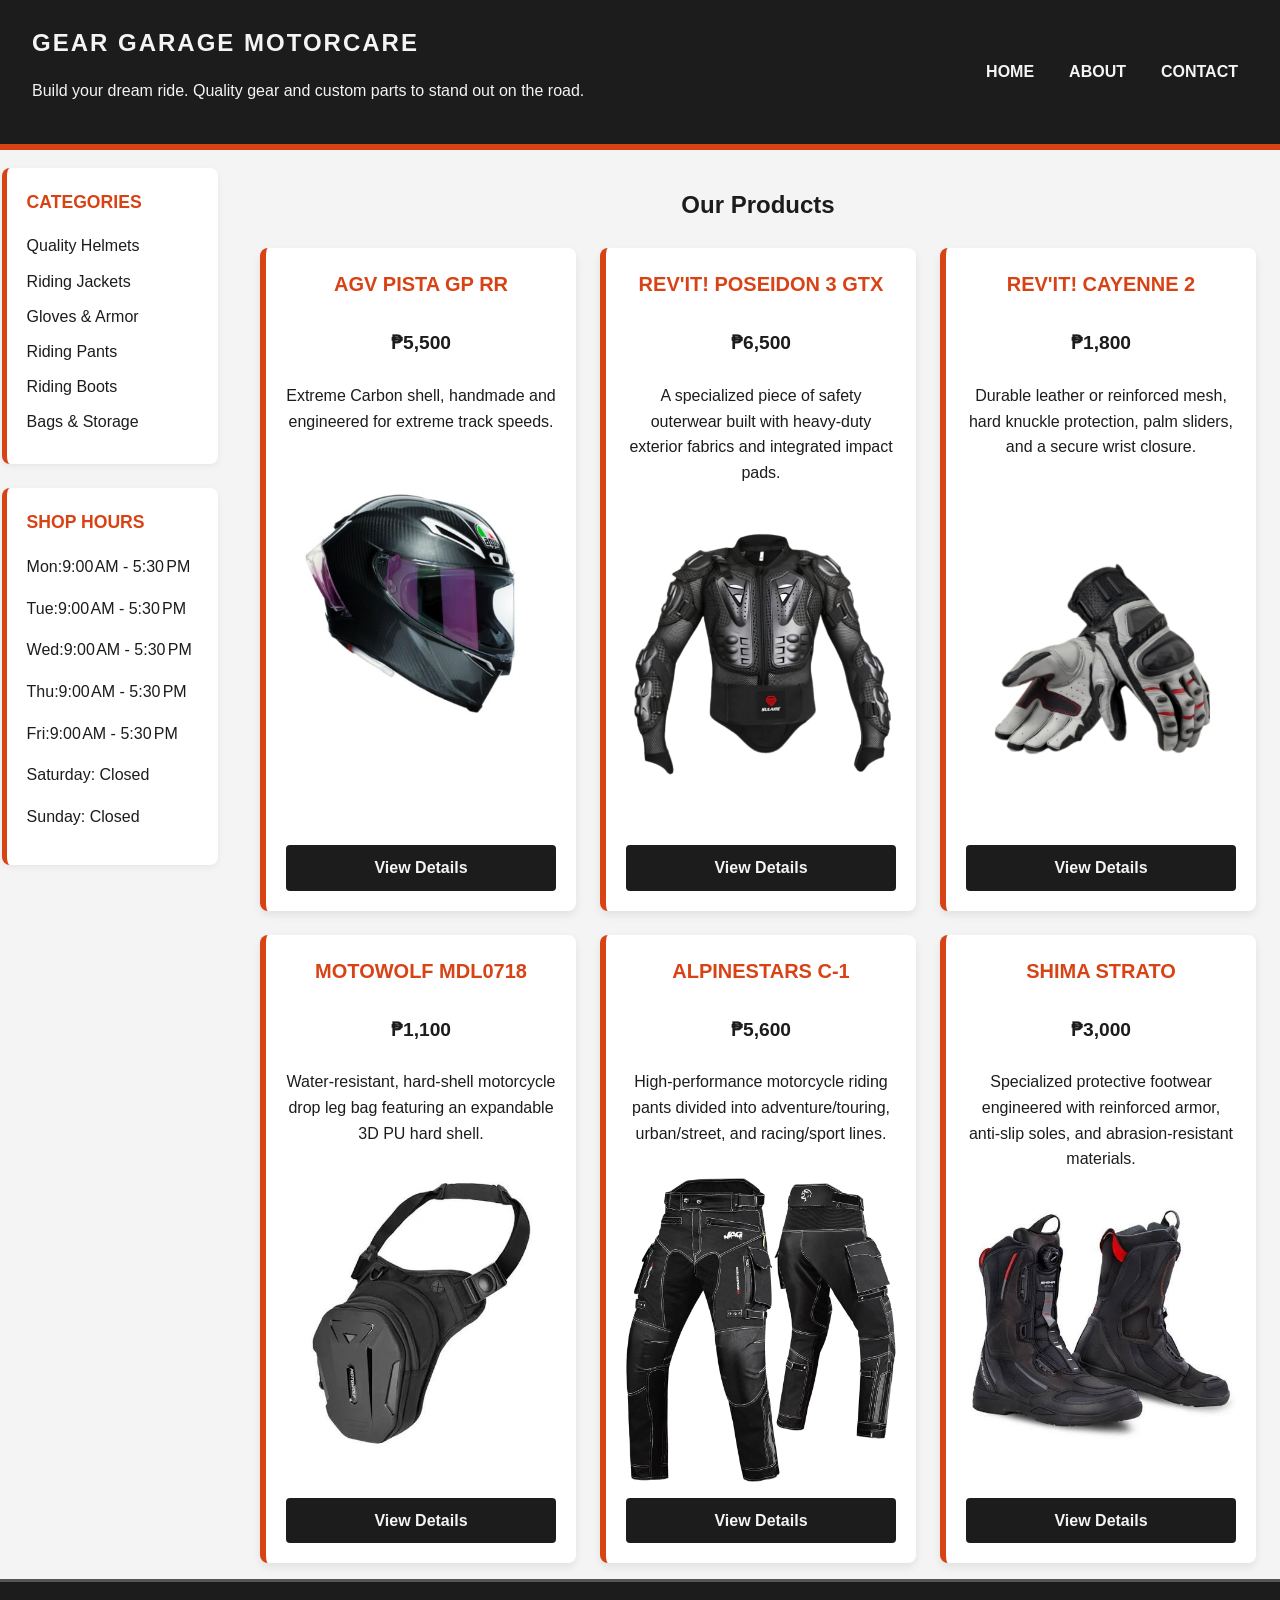
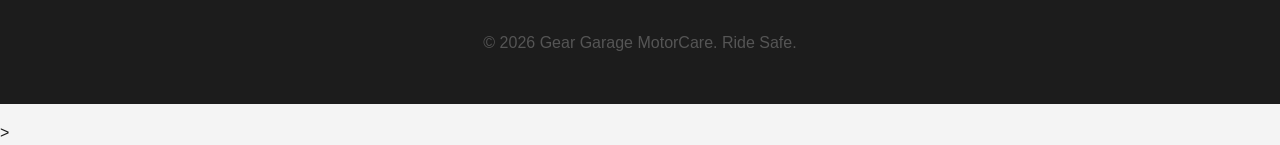
<file: index.html>
<!DOCTYPE html>
    <html lang="en">
    <head>
        <meta charset="UTF-8">
        <meta name="viewport" content="width=device-width, initial-scale=1.0">
        <title>Gear Garage MotorCare</title>
        <link rel="stylesheet" href="Homepage_styles/index.css">
    </head>
    <body class="page">
        <header class="site-header">
            <div class="brand-group">
                <h1>Gear Garage MotorCare</h1>
                <p>Build your dream ride. Quality gear and custom parts to stand out on the road.</p>
            </div>
            
            <nav>
                <ul>
                    <li><a href="index.html">Home</a></li>
                    <li><a href="about.html">About</a></li>
                    <li><a href="contact.html">Contact</a></li>
                </ul>
            </nav>
        </header>

        <!-- Sidebar Area Required by the Skeleton -->
        <aside class="site-sidebar">
            <div class="sidebar-widget">
                <h3>Categories</h3>
                <ul class="sidebar-list">
                    <li><a href="Products/Helmets.html">Quality Helmets</a></li>
                    <li><a href="Products/Jackets.html">Riding Jackets</a></li>
                    <li><a href="Products/Gloves.html">Gloves & Armor</a></li>
                    <li><a href="Products/Pants.html">Riding Pants</a></li>
                    <li><a href="Products/Boots.html">Riding Boots</a></li>
                    <li><a href="Products/Bags.html">Bags & Storage</a></li> 
                </ul>
            </div>

            <div class="sidebar-widget">
                <h3>Shop Hours</h3>
                <p>Mon:9:00 AM - 5:30 PM</p>
                <p>Tue:9:00 AM - 5:30 PM</p>
                <p>Wed:9:00 AM - 5:30 PM</p>
                <p>Thu:9:00 AM - 5:30 PM</p>
                <p>Fri:9:00 AM - 5:30 PM</p>
                <p>Saturday: Closed</p>
                <p>Sunday: Closed</p>
            </div>
        </aside>

        <main>
            <section>
                <div class="section-banner">
                    <h2>Our Products</h2>
                </div>
                
                <div class="product-grid">
                    <article class="product-card">
                        <h3>AGV Pista GP RR</h3>
                        <p class="price">₱5,500</p>
                        <p class="desc">Extreme Carbon shell, handmade and engineered for extreme track speeds.</p>
                        <img src="Images/helmet.jpg" alt="AGV Pista GP RR Helmet" width="300">
                        <a href="Products/Helmet.html" class="btn">View Details</a>
                    </article>
                
                    <article class="product-card">
                        <h3>REV'IT! Poseidon 3 GTX</h3>
                        <p class="price">₱6,500</p>
                        <p class="desc">A specialized piece of safety outerwear built with heavy-duty exterior fabrics and integrated impact pads.</p>
                        <img src="Images/jacket.jpg" alt="REV'IT Motorcycle Jacket" width="300">
                        <a href="Products/Jacket.html" class="btn">View Details</a>
                    </article>
                
                    <article class="product-card">
                        <h3>REV'IT! Cayenne 2</h3>
                        <p class="price">₱1,800</p>
                        <p class="desc">Durable leather or reinforced mesh, hard knuckle protection, palm sliders, and a secure wrist closure.</p>
                        <img src="Images/gloves.jpg" alt="Motorcycle Gloves" width="300">
                        <a href="Products/Gloves.html" class="btn">View Details</a>
                    </article>
                
                    <article class="product-card">
                        <h3>MOTOWOLF MDL0718</h3>
                        <p class="price">₱1,100</p>
                        <p class="desc">Water-resistant, hard-shell motorcycle drop leg bag featuring an expandable 3D PU hard shell.</p>
                        <img src="Images/bag.jpg" alt="Motowolf Drop Leg Bag" width="300">
                        <a href="Products/Bags.html" class="btn">View Details</a>
                    </article>
                
                    <article class="product-card">
                        <h3>Alpinestars C-1</h3>
                        <p class="price">₱5,600</p>
                        <p class="desc">High-performance motorcycle riding pants divided into adventure/touring, urban/street, and racing/sport lines.</p>
                        <img src="Images/pants.jpg" alt="Alpinestars Riding Pants" width="300">
                        <a href="Products/Pants.html" class="btn">View Details</a>
                    </article>
                
                    <article class="product-card">
                        <h3>SHIMA Strato</h3>
                        <p class="price">₱3,000</p>
                        <p class="desc">Specialized protective footwear engineered with reinforced armor, anti-slip soles, and abrasion-resistant materials.</p>
                        <img src="Images/boots.jpg" alt="Shima Riding Boots" width="300">
                        <a href="Products/Boots.html" class="btn">View Details</a>
                    </article>
                </div>
            </section>
        </main>

        <footer>
            <p>&copy; 2026 Gear Garage MotorCare. Ride Safe.</p>
        </footer>
    </body>
    </html>>
</file>
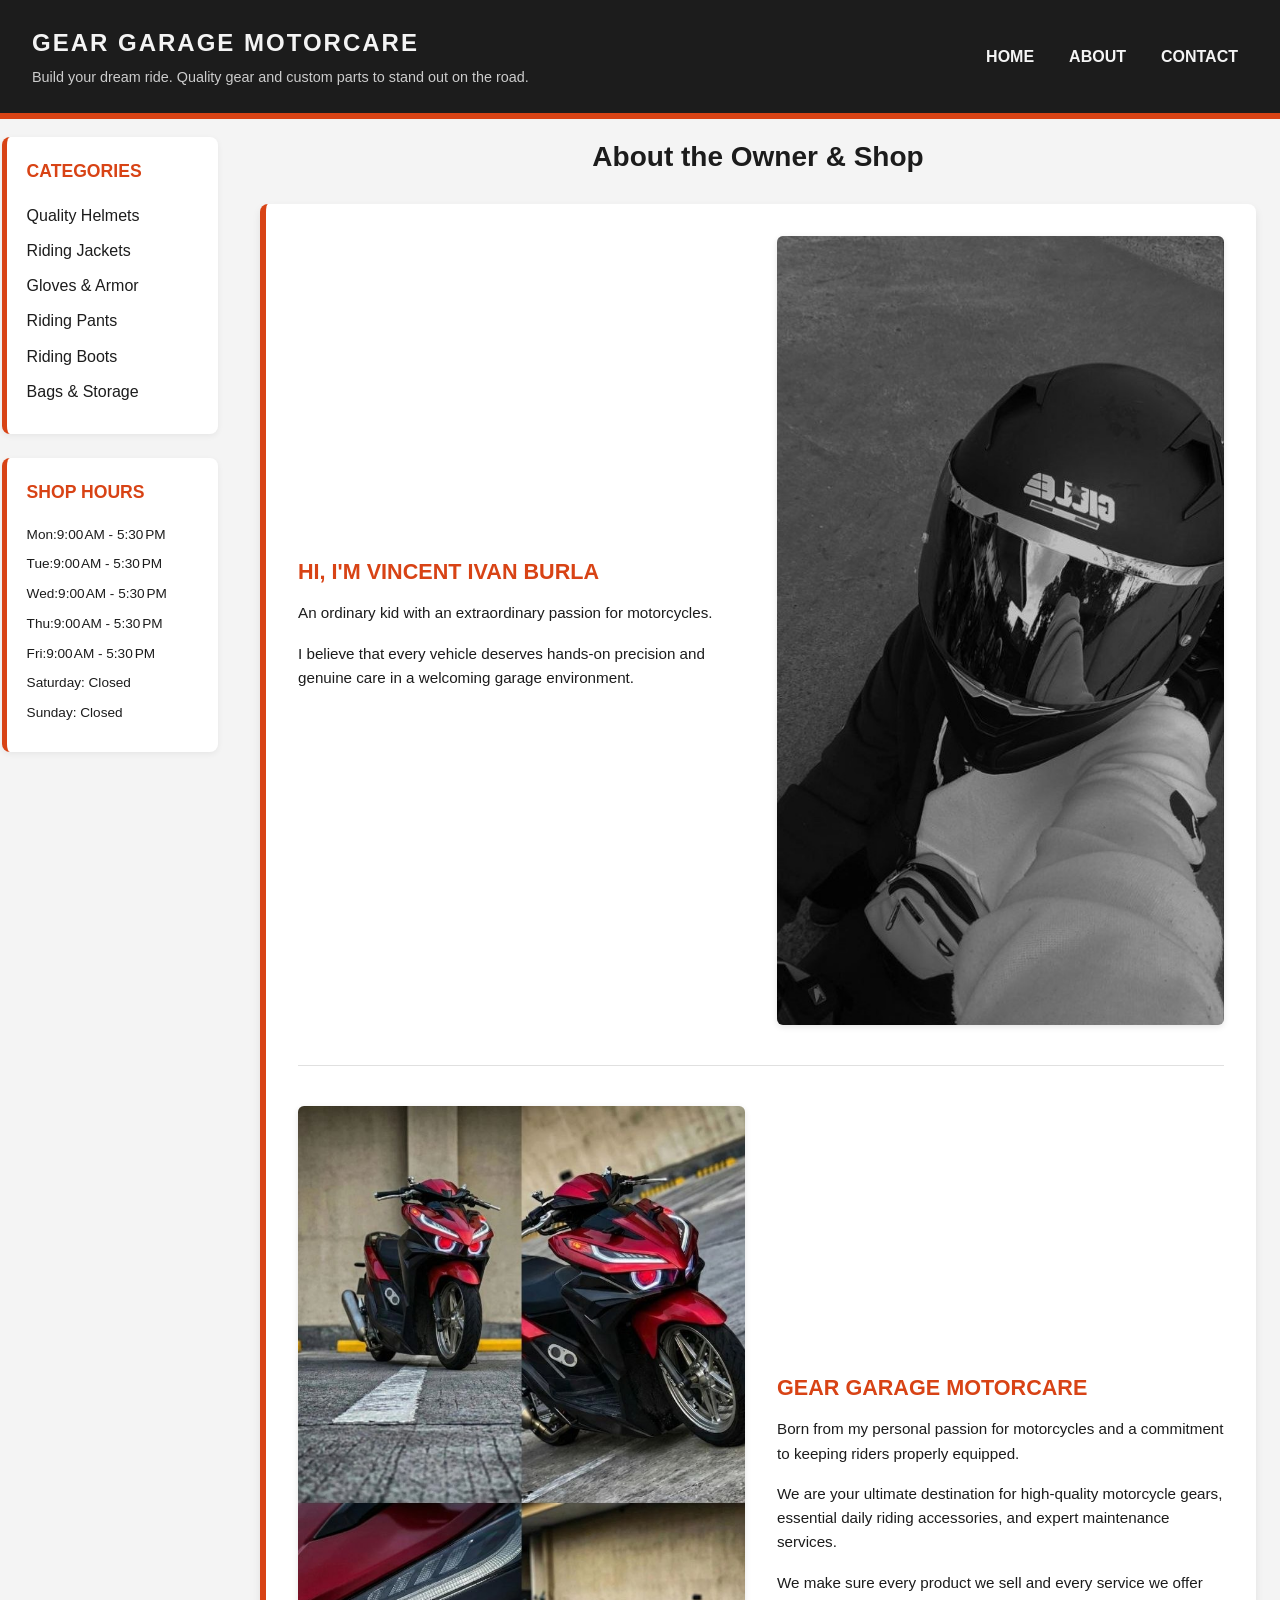
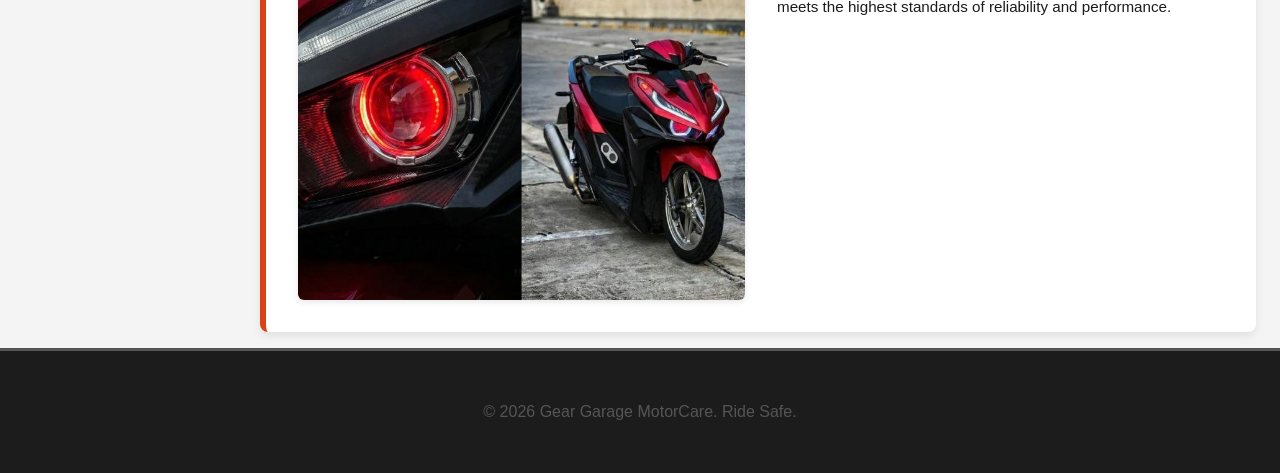
<file: about.html>
<!DOCTYPE html>
<html lang="en">
<head>
    <meta charset="UTF-8">
    <meta name="viewport" content="width=device-width, initial-scale=1.0">
    <title>About - Gear Garage MotorCare</title>
    <link rel="stylesheet" href="Homepage_styles/about.css">
</head>
<body class="page">
    <header class="site-header">
        <div>
            <h1>Gear Garage MotorCare</h1>
            <p>Build your dream ride. Quality gear and custom parts to stand out on the road.</p>
        </div>
        
        <nav>
            <ul>
                <li><a href="index.html">Home</a></li>
                <li><a href="about.html">About</a></li>
                <li><a href="contact.html">Contact</a></li>
            </ul>
        </nav>
    </header>

    <!-- Sidebar Area Required by the Skeleton -->
        <aside class="site-sidebar">
            <div class="sidebar-widget">
                <h3>Categories</h3>
                <ul class="sidebar-list">
                    <li><a href="Products/Helmets.html">Quality Helmets</a></li>
                    <li><a href="Products/Jackets.html">Riding Jackets</a></li>
                    <li><a href="Products/Gloves.html">Gloves & Armor</a></li>
                    <li><a href="Products/Pants.html">Riding Pants</a></li>
                    <li><a href="Products/Boots.html">Riding Boots</a></li>
                    <li><a href="Products/Bags.html">Bags & Storage</a></li> 
                </ul>
            </div>

            <div class="sidebar-widget">
                <h3>Shop Hours</h3>
                <p>Mon:9:00 AM - 5:30 PM</p>
                <p>Tue:9:00 AM - 5:30 PM</p>
                <p>Wed:9:00 AM - 5:30 PM</p>
                <p>Thu:9:00 AM - 5:30 PM</p>
                <p>Fri:9:00 AM - 5:30 PM</p>
                <p>Saturday: Closed</p>
                <p>Sunday: Closed</p>
            </div>
        </aside>

    <main>
        <section class="about-section">
            <div class="section-banner">
                <h2>About the Owner & Shop</h2>
            </div>

            <article class="about-card">
                <div class="about-grid">
                    <div class="about-text">
                        <h3>Hi, I'm Vincent Ivan Burla</h3>
                        <p>An ordinary kid with an extraordinary passion for motorcycles.</p>
                        <p>I believe that every vehicle deserves hands-on precision and genuine care in a welcoming garage environment.</p>
                    </div>
                    <div class="about-image">
                        <img src="Images/gearup.jpg" alt="Vincent Ivan Burla in Gear">
                    </div>
                </div>
                
                <hr class="about-divider">

                <div class="about-grid reverse-mobile">
                    <div class="about-image">
                        <img src="Images/red.jpg" alt="My First Motorcycle"> 
                    </div>
                    <div class="about-text">
                        <h3>Gear Garage MotorCare</h3>
                        <p>Born from my personal passion for motorcycles and a commitment to keeping riders properly equipped.</p>
                        <p>We are your ultimate destination for high-quality motorcycle gears, essential daily riding accessories, and expert maintenance services.</p>
                        <p>We make sure every product we sell and every service we offer meets the highest standards of reliability and performance.</p>
                    </div>
                </div>
            </article>
        </section>
    </main>

    <footer>
        <p>&copy; 2026 Gear Garage MotorCare. Ride Safe.</p>
    </footer>
</body>
</html>
</file>
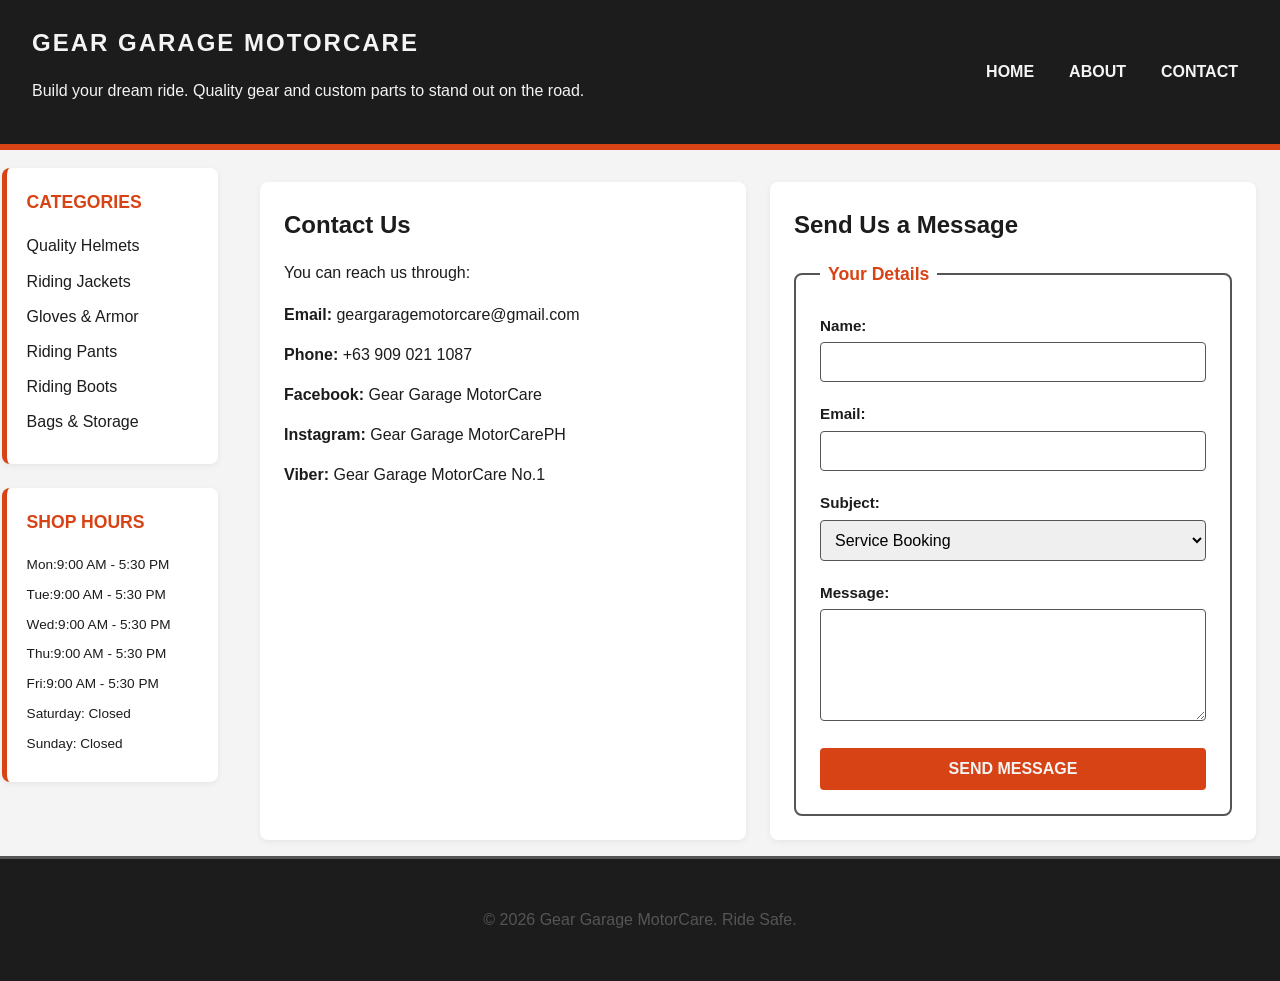
<file: contact.html>
<!DOCTYPE html>
<html lang="en">
<head>
    <meta charset="UTF-8">
    <meta name="viewport" content="width=device-width, initial-scale=1.0">
    <title>Contact - Gear Garage MotorCare</title>
    <link rel="stylesheet" href="Homepage_styles/contact.css">
</head>
<body class="page">
    <header class="site-header">
        <div>
            <h1>Gear Garage MotorCare</h1>
            <p>Build your dream ride. Quality gear and custom parts to stand out on the road.</p>
        </div>
        
        <nav>
            <ul>
                <li><a href="index.html">Home</a></li>
                <li><a href="about.html">About</a></li>
                <li><a href="contact.html">Contact</a></li>
            </ul>
        </nav>
    </header>

    <!-- Sidebar Area Identical to index.html -->
    <aside class="site-sidebar">
        <div class="sidebar-widget">
            <h3>Categories</h3>
            <ul class="sidebar-list">
                <li><a href="Products/Helmets.html">Quality Helmets</a></li>
                <li><a href="Products/Jackets.html">Riding Jackets</a></li>
                <li><a href="Products/Gloves.html">Gloves & Armor</a></li>
                <li><a href="Products/Pants.html">Riding Pants</a></li>
                <li><a href="Products/Boots.html">Riding Boots</a></li>
                <li><a href="Products/Bags.html">Bags & Storage</a></li> 
            </ul>
        </div>

        <div class="sidebar-widget">
            <h3>Shop Hours</h3>
            <p>Mon:9:00 AM - 5:30 PM</p>
            <p>Tue:9:00 AM - 5:30 PM</p>
            <p>Wed:9:00 AM - 5:30 PM</p>
            <p>Thu:9:00 AM - 5:30 PM</p>
            <p>Fri:9:00 AM - 5:30 PM</p>
            <p>Saturday: Closed</p>
            <p>Sunday: Closed</p>
        </div>
    </aside>

    <main>
        <div class="contact-grid">
            <section class="contact-card">
                <h2>Contact Us</h2>
                <p>You can reach us through:</p>
                <ul class="contact-list">
                    <li><strong>Email:</strong> geargaragemotorcare@gmail.com</li>
                    <li><strong>Phone:</strong> +63 909 021 1087</li>
                    <li><strong>Facebook:</strong> Gear Garage MotorCare</li>
                    <li><strong>Instagram:</strong> Gear Garage MotorCarePH</li>
                    <li><strong>Viber:</strong> Gear Garage MotorCare No.1</li>
                </ul>
            </section>

            <section class="contact-card">
                <h2>Send Us a Message</h2>
                <form action="#" method="POST">
                    <fieldset>
                        <legend>Your Details</legend>
                        
                        <div>
                            <label for="name">Name:</label><br>
                            <input type="text" id="name" name="name" required>
                        </div>

                        <div>
                            <label for="email">Email:</label><br>
                            <input type="email" id="email" name="email" required>
                        </div>

                        <div>
                            <label for="subject">Subject:</label><br>
                            <select id="subject" name="subject">
                                <option value="service-booking">Service Booking</option>
                                <option value="parts-inquiry">Parts Inquiry</option>
                                <option value="order-status">Order Status</option>
                                <option value="other">Something Else</option>
                            </select>
                        </div>

                        <div>
                            <label for="message">Message:</label><br>
                            <textarea id="message" name="message" rows="5" required></textarea>
                        </div>
                        
                        <button type="submit">Send Message</button>
                    </fieldset>
                </form>
            </section>
        </div>
    </main>

    <footer>
        <p>&copy; 2026 Gear Garage MotorCare. Ride Safe.</p>
    </footer>
</body>
</html>
</file>
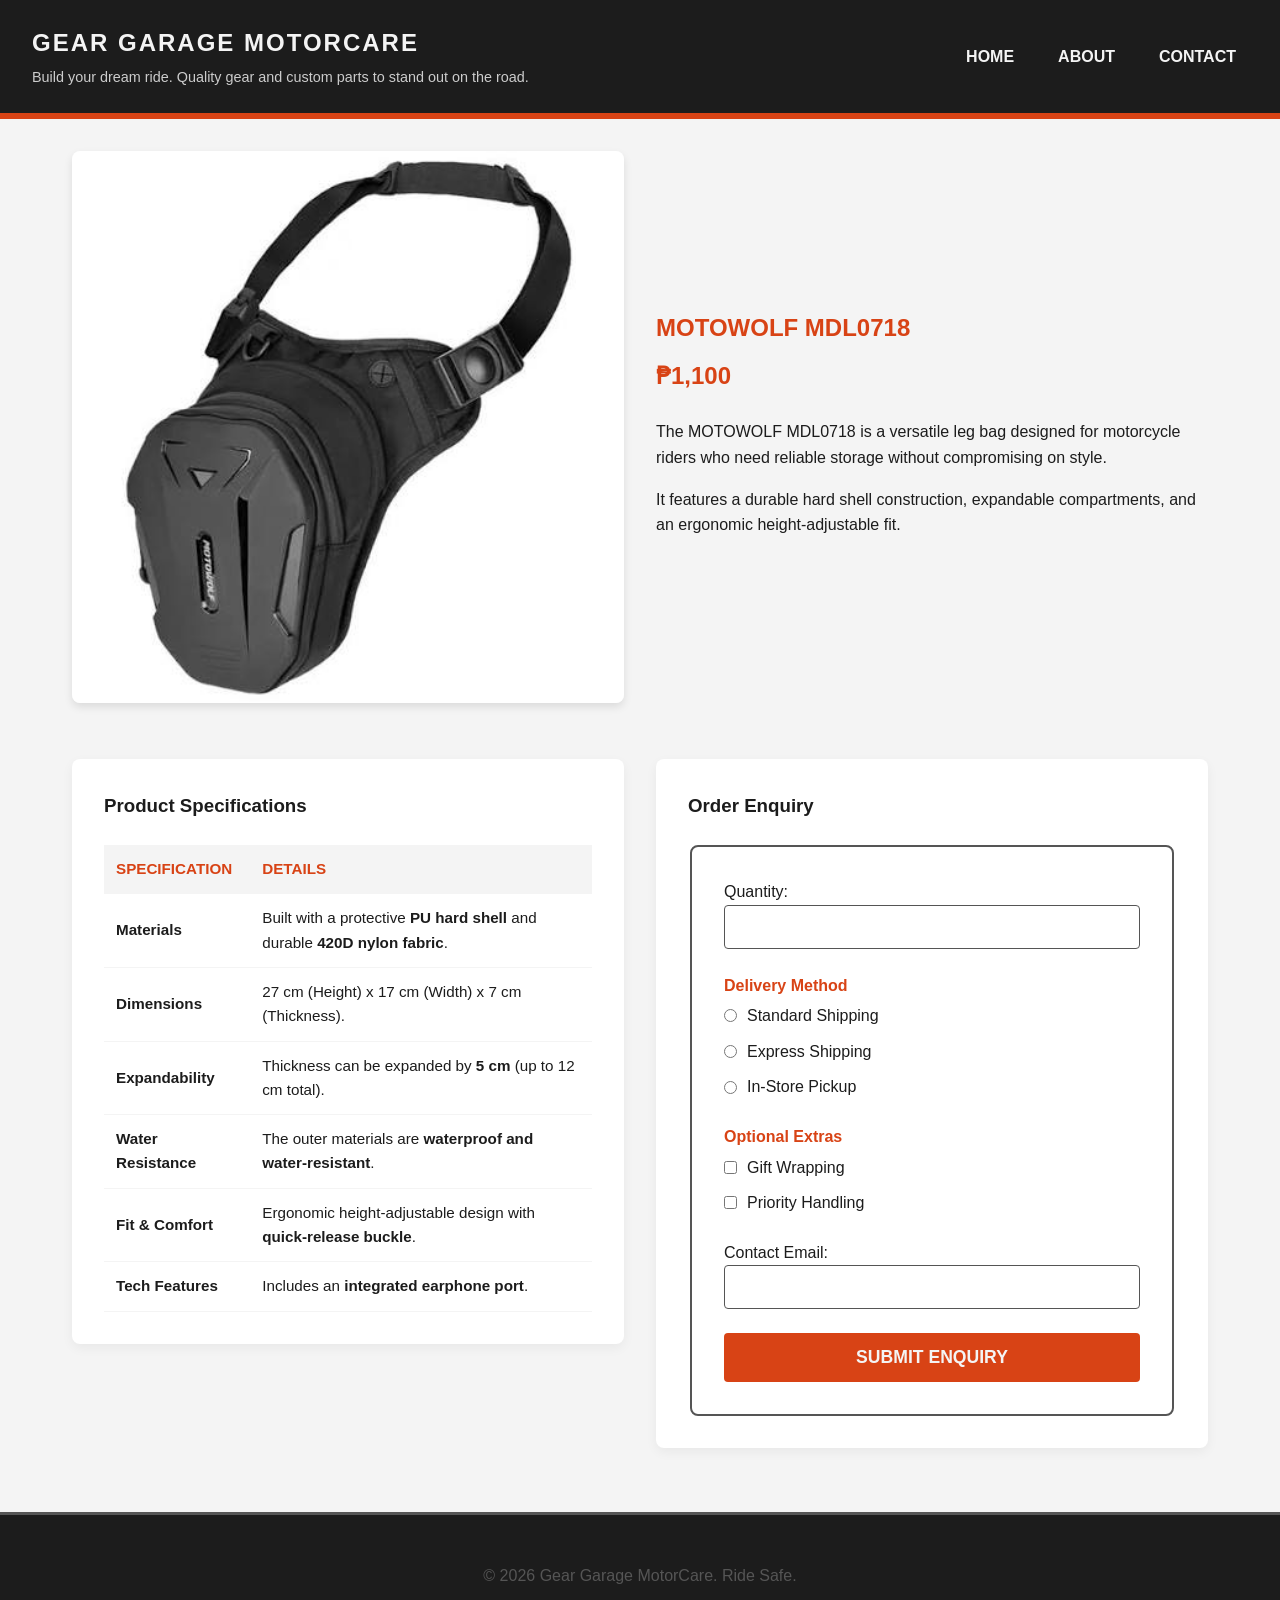
<file: Products/Bags.html>
<!DOCTYPE html>
<html lang="en">
<head>
    <meta charset="UTF-8">
    <meta name="viewport" content="width=device-width, initial-scale=1.0">
    <title>MOTOWOLF MDL0718 - Gear Garage MotorCare</title>
    <link rel="stylesheet" href="../Products_styles/Bag.css">
</head>
<body>
    <header class="site-header">
        <div class="brand-group">
            <h1>Gear Garage MotorCare</h1>
            <p>Build your dream ride. Quality gear and custom parts to stand out on the road.</p>
        </div>
        
        <nav>
            <ul>
                <li><a href="../index.html">Home</a></li>
                <li><a href="../about.html">About</a></li>
                <li><a href="../contact.html">Contact</a></li>
            </ul>
        </nav>
    </header>
    
    <main>
        <div class="about-grid" style="margin-bottom: 3rem;">
            <div class="about-image">
                <img src="../Images/bag.jpg" alt="MOTOWOLF MDL0718 Leg Bag">
            </div>
            <div class="about-text">
                <h2>MOTOWOLF MDL0718</h2>
                <p style="font-size: 1.5rem; font-weight: bold; color: var(--brand); margin-top: -10px;">₱1,100</p>
                <p>The MOTOWOLF MDL0718 is a versatile leg bag designed for motorcycle riders who need reliable storage without compromising on style.</p>
                <p>It features a durable hard shell construction, expandable compartments, and an ergonomic height-adjustable fit.</p>
            </div>
        </div>

        <div class="contact-grid">
            <section class="contact-card">
                <h3 style="margin-top: 0;">Product Specifications</h3>
                <table class="specs-table">
                    <thead>
                        <tr>
                            <th>Specification</th>
                            <th>Details</th>
                        </tr>
                    </thead>
                    <tbody>
                        <tr><td><strong>Materials</strong></td><td>Built with a protective <strong>PU hard shell</strong> and durable <strong>420D nylon fabric</strong>.</td></tr>
                        <tr><td><strong>Dimensions</strong></td><td>27 cm (Height) x 17 cm (Width) x 7 cm (Thickness).</td></tr>
                        <tr><td><strong>Expandability</strong></td><td>Thickness can be expanded by <strong>5 cm</strong> (up to 12 cm total).</td></tr>
                        <tr><td><strong>Water Resistance</strong></td><td>The outer materials are <strong>waterproof and water-resistant</strong>.</td></tr>
                        <tr><td><strong>Fit & Comfort</strong></td><td>Ergonomic height-adjustable design with <strong>quick-release buckle</strong>.</td></tr>
                        <tr><td><strong>Tech Features</strong></td><td>Includes an <strong>integrated earphone port</strong>.</td></tr>
                    </tbody>
                </table>
            </section>

            <section class="contact-card">
                <h3 style="margin-top: 0;">Order Enquiry</h3>
                <form action="#" method="POST">
                    <fieldset style="margin-bottom: 0;">
                        <div>
                            <label for="quantity">Quantity:</label><br>
                            <input type="number" id="quantity" name="quantity" min="1" max="20" required>
                        </div>
                        <div style="margin-bottom: 1.5rem;">
                            <label style="font-weight: bold; color: var(--brand); display: block; margin-bottom: 5px;">Delivery Method</label>
                            <div class="inline-field">
                                <input type="radio" id="delivery_standard" name="delivery_method" value="standard" required>
                                <label for="delivery_standard">Standard Shipping</label>
                            </div>
                            <div class="inline-field">
                                <input type="radio" id="delivery_express" name="delivery_method" value="express">
                                <label for="delivery_express">Express Shipping</label>
                            </div>
                            <div class="inline-field">
                                <input type="radio" id="delivery_pickup" name="delivery_method" value="pickup">
                                <label for="delivery_pickup">In-Store Pickup</label>
                            </div>
                        </div>
                        <div style="margin-bottom: 1.5rem;">
                            <label style="font-weight: bold; color: var(--brand); display: block; margin-bottom: 5px;">Optional Extras</label>
                            <div class="inline-field">
                                <input type="checkbox" id="extra_gift" name="optional_extras" value="gift_wrapping">
                                <label for="extra_gift">Gift Wrapping</label>
                            </div>
                            <div class="inline-field">
                                <input type="checkbox" id="extra_handling" name="optional_extras" value="express_handling">
                                <label for="extra_handling">Priority Handling</label>
                            </div>
                        </div>
                        <div>
                            <label for="contact_email">Contact Email:</label><br>
                            <input type="email" id="contact_email" name="contact_email" required>
                        </div>
                        <button type="submit">Submit Enquiry</button>
                    </fieldset>
                </form>
            </section>
        </div>
    </main>

    <footer>
        <p>&copy; 2026 Gear Garage MotorCare. Ride Safe.</p>
    </footer>
</body>
</html>
</file>
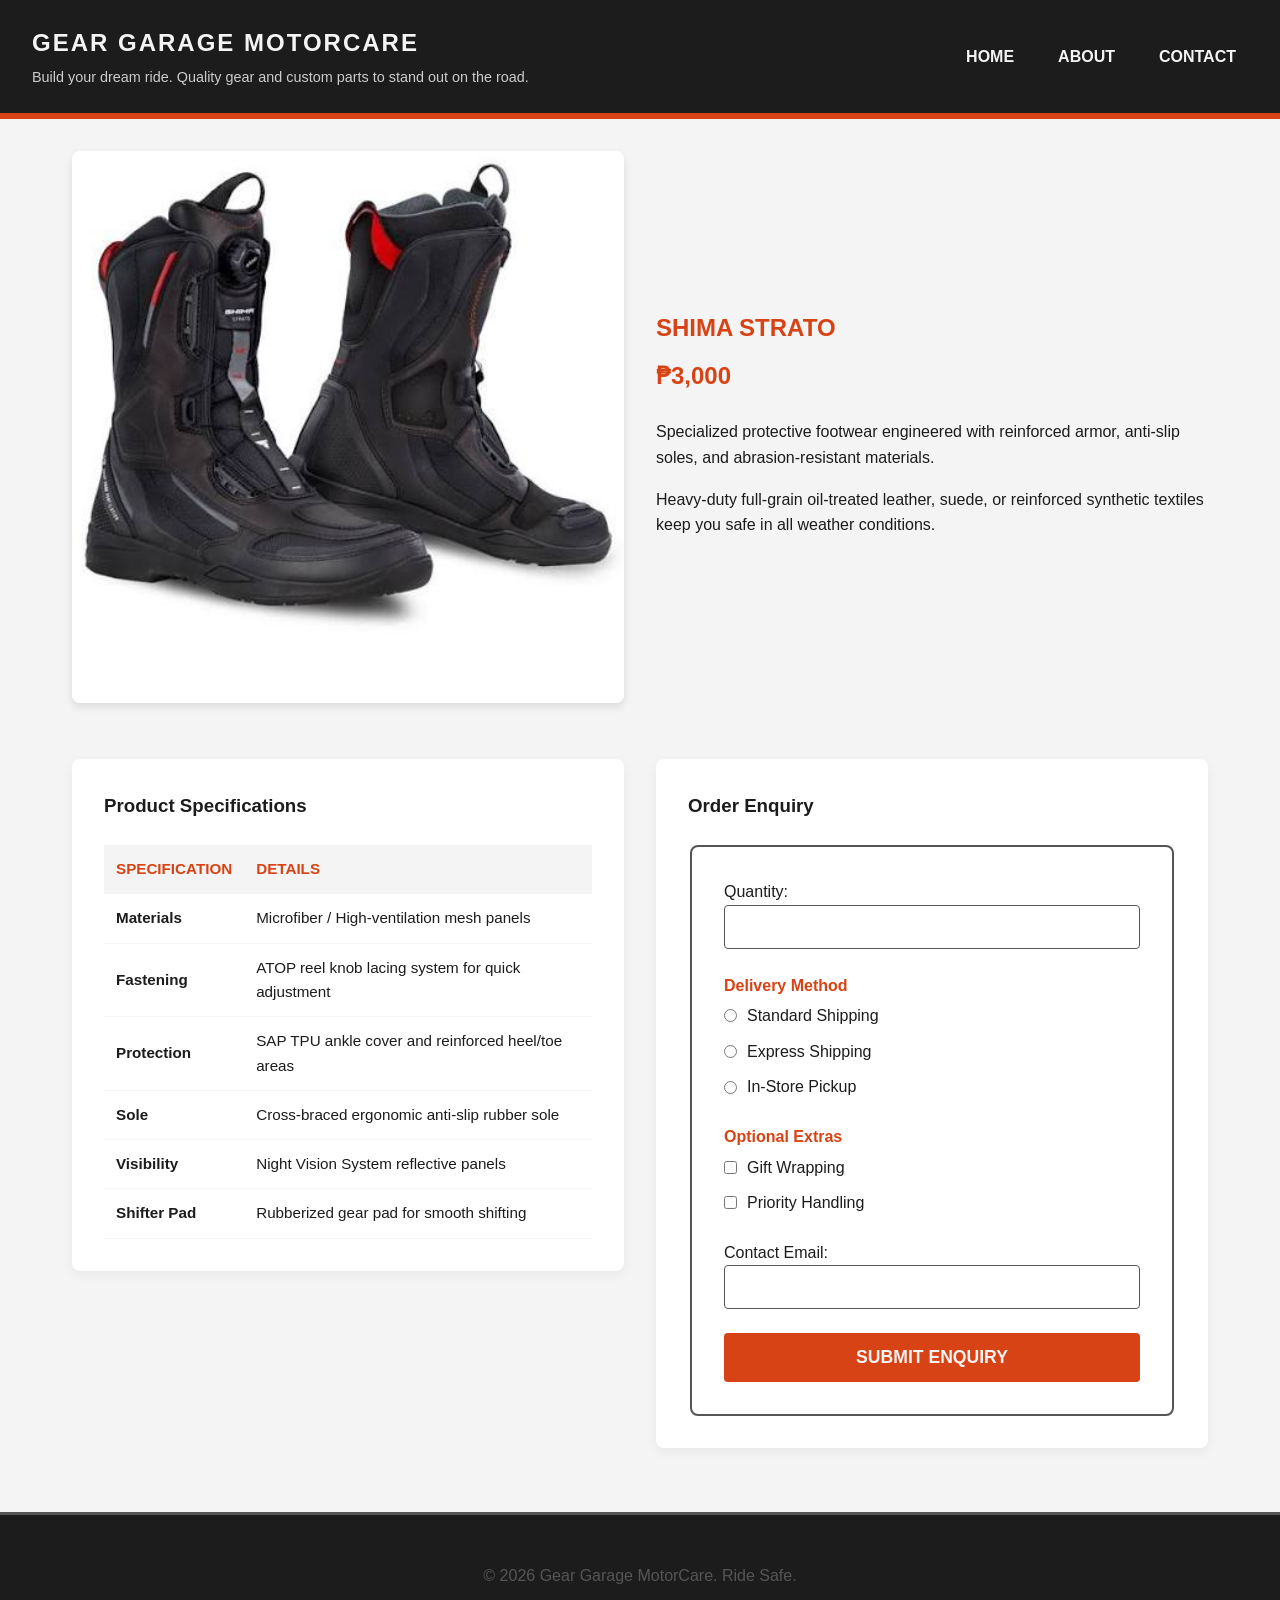
<file: Products/Boots.html>
<!DOCTYPE html>
<html lang="en">
<head>
    <meta charset="UTF-8">
    <meta name="viewport" content="width=device-width, initial-scale=1.0">
    <title>SHIMA Strato - Gear Garage MotorCare</title>
    <link rel="stylesheet" href="../Products_styles/Boots.css">
</head>
<body>
    <header class="site-header">
        <div class="brand-group">
            <h1>Gear Garage MotorCare</h1>
            <p>Build your dream ride. Quality gear and custom parts to stand out on the road.</p>
        </div>
        
        <nav>
            <ul>
                <li><a href="../index.html">Home</a></li>
                <li><a href="../about.html">About</a></li>
                <li><a href="../contact.html">Contact</a></li>
            </ul>
        </nav>
    </header>
    
    <main>
        <div class="about-grid" style="margin-bottom: 3rem;">
            <div class="about-image">
                <img src="../Images/boots.jpg" alt="Shima Riding Boots">
            </div>
            <div class="about-text">
                <h2>SHIMA Strato</h2>
                <p style="font-size: 1.5rem; font-weight: bold; color: var(--brand); margin-top: -10px;">₱3,000</p>
                <p>Specialized protective footwear engineered with reinforced armor, anti-slip soles, and abrasion-resistant materials.</p>
                <p>Heavy-duty full-grain oil-treated leather, suede, or reinforced synthetic textiles keep you safe in all weather conditions.</p>
            </div>
        </div>

        <div class="contact-grid">
            <section class="contact-card">
                <h3 style="margin-top: 0;">Product Specifications</h3>
                <table class="specs-table">
                    <thead>
                        <tr>
                            <th>Specification</th>
                            <th>Details</th>
                        </tr>
                    </thead>
                    <tbody>
                        <tr><td><strong>Materials</strong></td><td>Microfiber / High-ventilation mesh panels</td></tr>
                        <tr><td><strong>Fastening</strong></td><td>ATOP reel knob lacing system for quick adjustment</td></tr>
                        <tr><td><strong>Protection</strong></td><td>SAP TPU ankle cover and reinforced heel/toe areas</td></tr>
                        <tr><td><strong>Sole</strong></td><td>Cross-braced ergonomic anti-slip rubber sole</td></tr>
                        <tr><td><strong>Visibility</strong></td><td>Night Vision System reflective panels</td></tr>
                        <tr><td><strong>Shifter Pad</strong></td><td>Rubberized gear pad for smooth shifting</td></tr>
                    </tbody>
                </table>
            </section>

            <section class="contact-card">
                <h3 style="margin-top: 0;">Order Enquiry</h3>
                <form action="#" method="POST">
                    <fieldset style="margin-bottom: 0;">
                        <div>
                            <label for="quantity">Quantity:</label><br>
                            <input type="number" id="quantity" name="quantity" min="1" max="20" required>
                        </div>
                        <div style="margin-bottom: 1.5rem;">
                            <label style="font-weight: bold; color: var(--brand); display: block; margin-bottom: 5px;">Delivery Method</label>
                            <div class="inline-field">
                                <input type="radio" id="delivery_standard" name="delivery_method" value="standard" required>
                                <label for="delivery_standard">Standard Shipping</label>
                            </div>
                            <div class="inline-field">
                                <input type="radio" id="delivery_express" name="delivery_method" value="express">
                                <label for="delivery_express">Express Shipping</label>
                            </div>
                            <div class="inline-field">
                                <input type="radio" id="delivery_pickup" name="delivery_method" value="pickup">
                                <label for="delivery_pickup">In-Store Pickup</label>
                            </div>
                        </div>
                        <div style="margin-bottom: 1.5rem;">
                            <label style="font-weight: bold; color: var(--brand); display: block; margin-bottom: 5px;">Optional Extras</label>
                            <div class="inline-field">
                                <input type="checkbox" id="extra_gift" name="optional_extras" value="gift_wrapping">
                                <label for="extra_gift">Gift Wrapping</label>
                            </div>
                            <div class="inline-field">
                                <input type="checkbox" id="extra_handling" name="optional_extras" value="express_handling">
                                <label for="extra_handling">Priority Handling</label>
                            </div>
                        </div>
                        <div>
                            <label for="contact_email">Contact Email:</label><br>
                            <input type="email" id="contact_email" name="contact_email" required>
                        </div>
                        <button type="submit">Submit Enquiry</button>
                    </fieldset>
                </form>
            </section>
        </div>
    </main>

    <footer>
        <p>&copy; 2026 Gear Garage MotorCare. Ride Safe.</p>
    </footer>
</body>
</html>
</file>
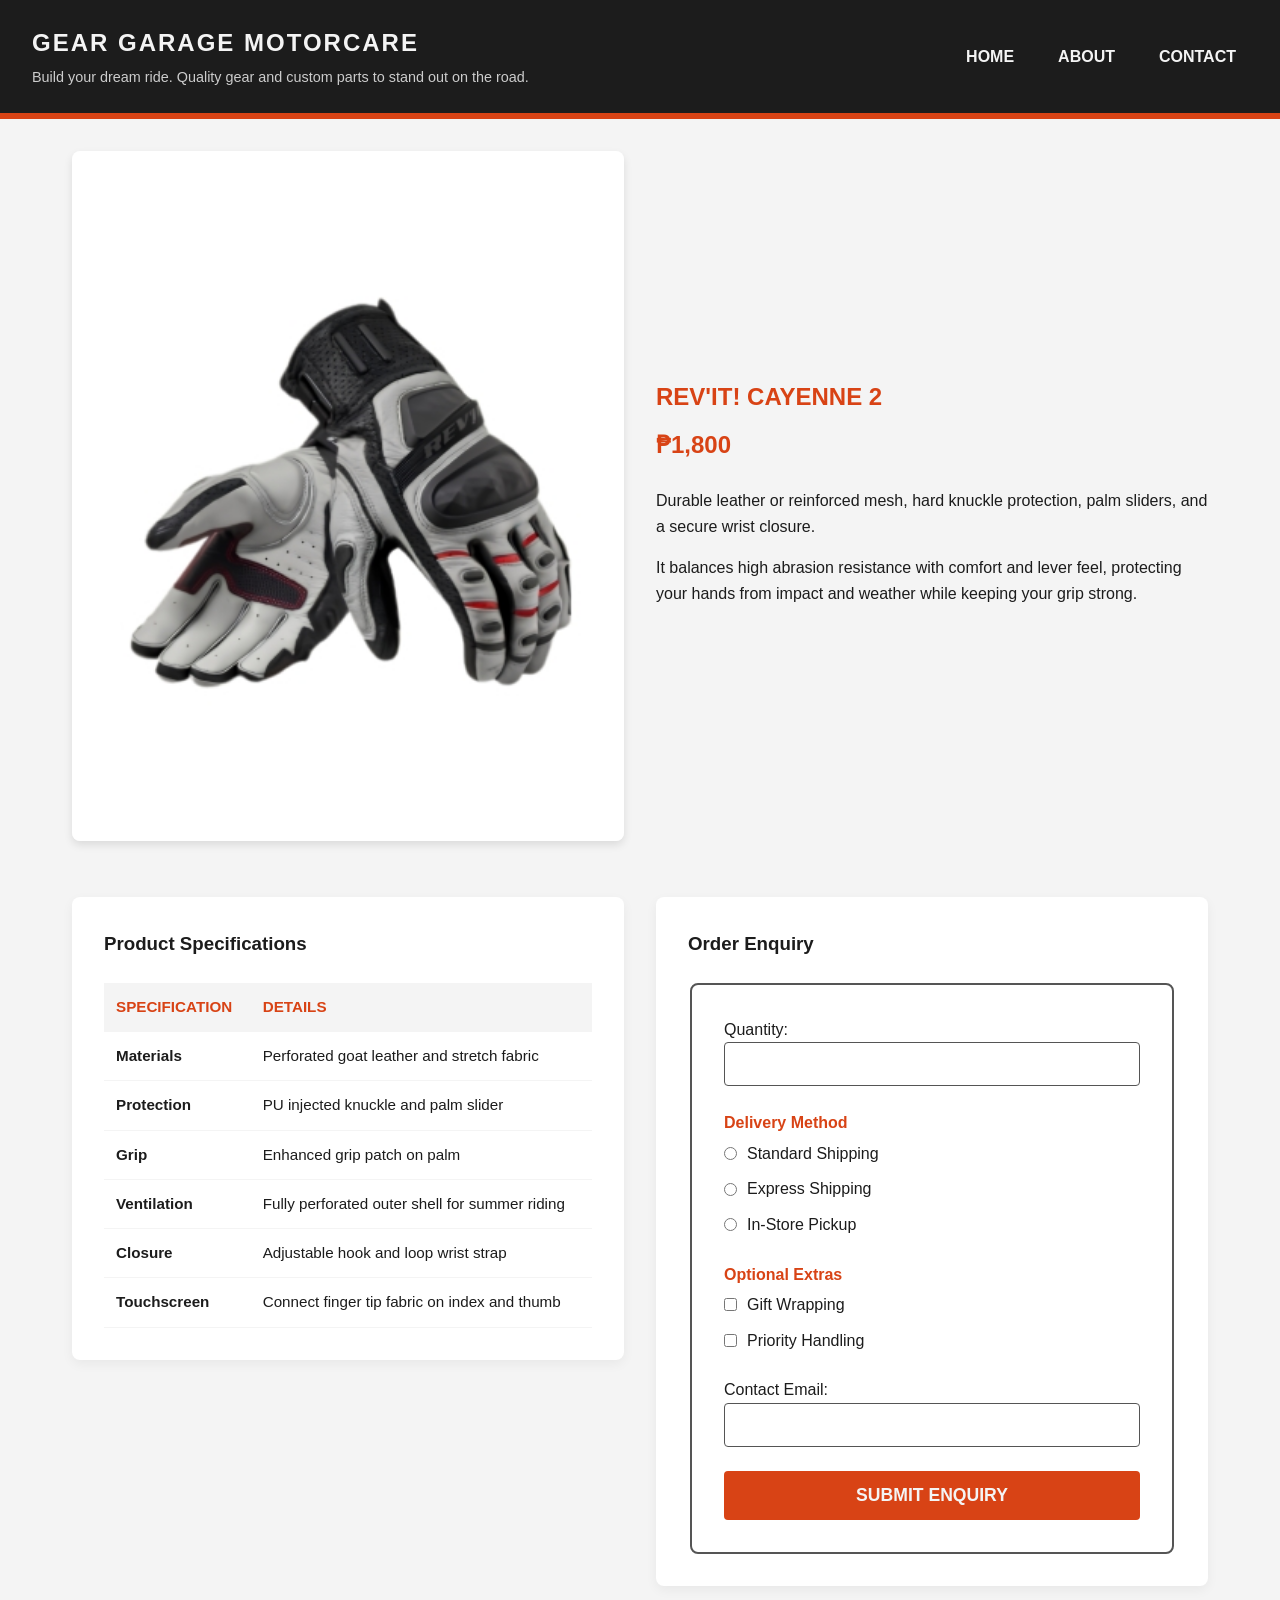
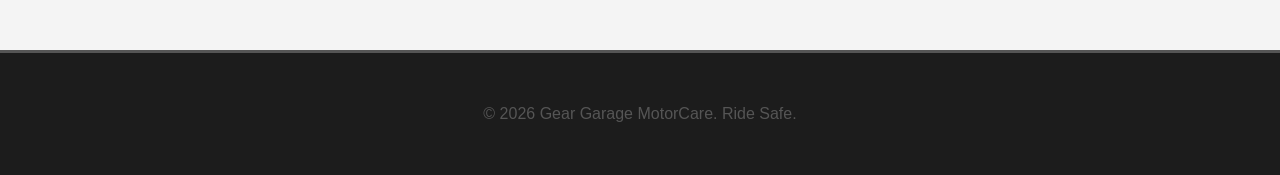
<file: Products/Gloves.html>
<!DOCTYPE html>
<html lang="en">
<head>
    <meta charset="UTF-8">
    <meta name="viewport" content="width=device-width, initial-scale=1.0">
    <title>REV'IT! Cayenne 2 - Gear Garage MotorCare</title>
    <link rel="stylesheet" href="../Products_styles/Gloves.css">
</head>
<body>
    <header class="site-header">
        <div class="brand-group">
            <h1>Gear Garage MotorCare</h1>
            <p>Build your dream ride. Quality gear and custom parts to stand out on the road.</p>
        </div>
        
        <nav>
            <ul>
                <li><a href="../index.html">Home</a></li>
                <li><a href="../about.html">About</a></li>
                <li><a href="../contact.html">Contact</a></li>
            </ul>
        </nav>
    </header>
    
    <main>
        <div class="about-grid" style="margin-bottom: 3rem;">
            <div class="about-image">
                <img src="../Images/gloves.jpg" alt="Motorcycle Gloves">
            </div>
            <div class="about-text">
                <h2>REV'IT! Cayenne 2</h2>
                <p style="font-size: 1.5rem; font-weight: bold; color: var(--brand); margin-top: -10px;">₱1,800</p>
                <p>Durable leather or reinforced mesh, hard knuckle protection, palm sliders, and a secure wrist closure.</p>
                <p>It balances high abrasion resistance with comfort and lever feel, protecting your hands from impact and weather while keeping your grip strong.</p>
            </div>
        </div>

        <div class="contact-grid">
            <section class="contact-card">
                <h3 style="margin-top: 0;">Product Specifications</h3>
                <table class="specs-table">
                    <thead>
                        <tr>
                            <th>Specification</th>
                            <th>Details</th>
                        </tr>
                    </thead>
                    <tbody>
                        <tr><td><strong>Materials</strong></td><td>Perforated goat leather and stretch fabric</td></tr>
                        <tr><td><strong>Protection</strong></td><td>PU injected knuckle and palm slider</td></tr>
                        <tr><td><strong>Grip</strong></td><td>Enhanced grip patch on palm</td></tr>
                        <tr><td><strong>Ventilation</strong></td><td>Fully perforated outer shell for summer riding</td></tr>
                        <tr><td><strong>Closure</strong></td><td>Adjustable hook and loop wrist strap</td></tr>
                        <tr><td><strong>Touchscreen</strong></td><td>Connect finger tip fabric on index and thumb</td></tr>
                    </tbody>
                </table>
            </section>

            <section class="contact-card">
                <h3 style="margin-top: 0;">Order Enquiry</h3>
                <form action="#" method="POST">
                    <fieldset style="margin-bottom: 0;">
                        <div>
                            <label for="quantity">Quantity:</label><br>
                            <input type="number" id="quantity" name="quantity" min="1" max="20" required>
                        </div>
                        <div style="margin-bottom: 1.5rem;">
                            <label style="font-weight: bold; color: var(--brand); display: block; margin-bottom: 5px;">Delivery Method</label>
                            <div class="inline-field">
                                <input type="radio" id="delivery_standard" name="delivery_method" value="standard" required>
                                <label for="delivery_standard">Standard Shipping</label>
                            </div>
                            <div class="inline-field">
                                <input type="radio" id="delivery_express" name="delivery_method" value="express">
                                <label for="delivery_express">Express Shipping</label>
                            </div>
                            <div class="inline-field">
                                <input type="radio" id="delivery_pickup" name="delivery_method" value="pickup">
                                <label for="delivery_pickup">In-Store Pickup</label>
                            </div>
                        </div>
                        <div style="margin-bottom: 1.5rem;">
                            <label style="font-weight: bold; color: var(--brand); display: block; margin-bottom: 5px;">Optional Extras</label>
                            <div class="inline-field">
                                <input type="checkbox" id="extra_gift" name="optional_extras" value="gift_wrapping">
                                <label for="extra_gift">Gift Wrapping</label>
                            </div>
                            <div class="inline-field">
                                <input type="checkbox" id="extra_handling" name="optional_extras" value="express_handling">
                                <label for="extra_handling">Priority Handling</label>
                            </div>
                        </div>
                        <div>
                            <label for="contact_email">Contact Email:</label><br>
                            <input type="email" id="contact_email" name="contact_email" required>
                        </div>
                        <button type="submit">Submit Enquiry</button>
                    </fieldset>
                </form>
            </section>
        </div>
    </main>

    <footer>
        <p>&copy; 2026 Gear Garage MotorCare. Ride Safe.</p>
    </footer>
</body>
</html>
</file>
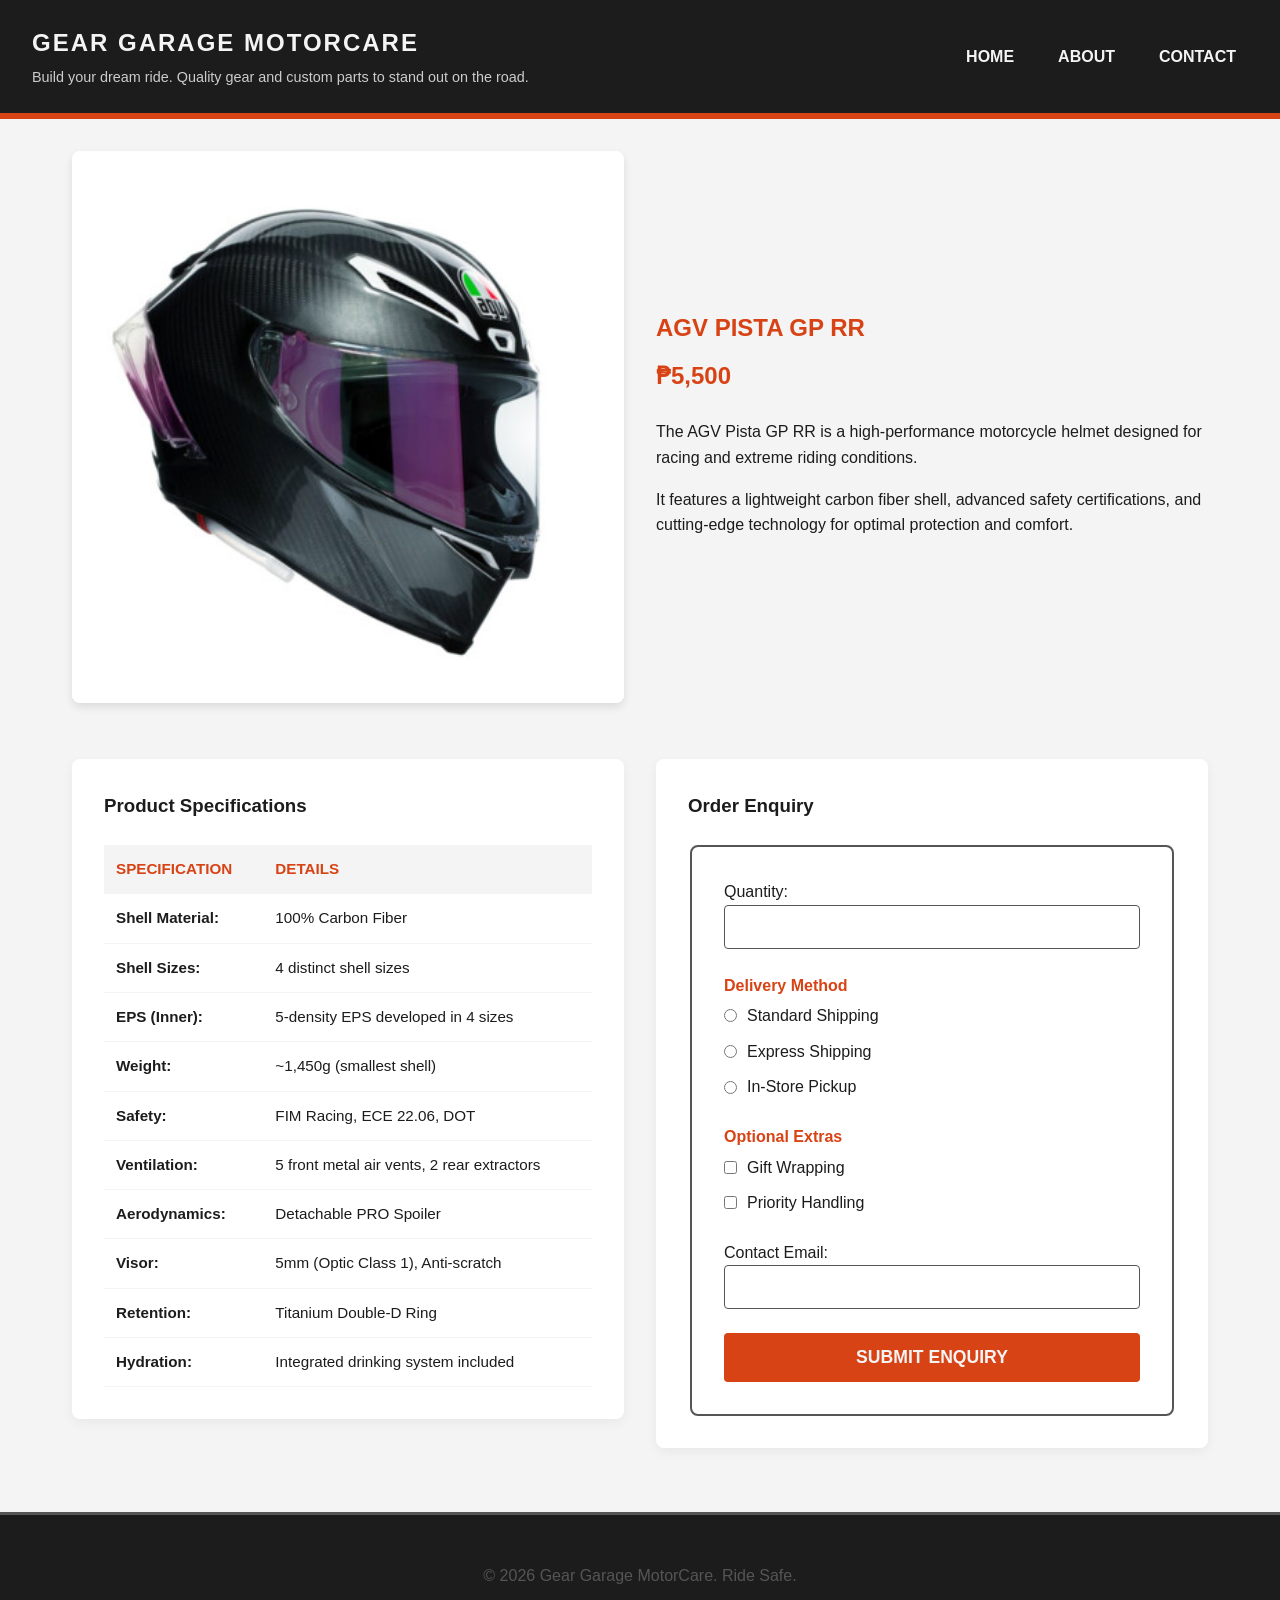
<file: Products/Helmet.html>
<!DOCTYPE html>
<html lang="en">
<head>
    <meta charset="UTF-8">
    <meta name="viewport" content="width=device-width, initial-scale=1.0">
    <title>AGV Pista GP RR - Gear Garage MotorCare</title>
    <link rel="stylesheet" href="../Products_styles/Helmet.css">
</head>
<body>
    <header class="site-header">
        <div class="brand-group">
            <h1>Gear Garage MotorCare</h1>
            <p>Build your dream ride. Quality gear and custom parts to stand out on the road.</p>
        </div>
        
        <nav>
            <ul>
                <li><a href="../index.html">Home</a></li>
                <li><a href="../about.html">About</a></li>
                <li><a href="../contact.html">Contact</a></li>
            </ul>
        </nav>
    </header>
    
    <main>
        <div class="about-grid" style="margin-bottom: 3rem;">
            <div class="about-image">
                <img src="../Images/helmet.jpg" alt="AGV Pista GP RR">
            </div>
            <div class="about-text">
                <h2>AGV Pista GP RR</h2>
                <p style="font-size: 1.5rem; font-weight: bold; color: var(--brand); margin-top: -10px;">₱5,500</p>
                <p>The AGV Pista GP RR is a high-performance motorcycle helmet designed for racing and extreme riding conditions.</p>
                <p>It features a lightweight carbon fiber shell, advanced safety certifications, and cutting-edge technology for optimal protection and comfort.</p>
            </div>
        </div>

        <div class="contact-grid">
            <section class="contact-card">
                <h3 style="margin-top: 0;">Product Specifications</h3>
                <table class="specs-table">
                    <thead>
                        <tr>
                            <th>Specification</th>
                            <th>Details</th>
                        </tr>
                    </thead>
                    <tbody>
                        <tr><td><strong>Shell Material:</strong></td><td>100% Carbon Fiber</td></tr>
                        <tr><td><strong>Shell Sizes:</strong></td><td>4 distinct shell sizes</td></tr>
                        <tr><td><strong>EPS (Inner):</strong></td><td>5-density EPS developed in 4 sizes</td></tr>
                        <tr><td><strong>Weight:</strong></td><td>~1,450g (smallest shell)</td></tr>
                        <tr><td><strong>Safety:</strong></td><td>FIM Racing, ECE 22.06, DOT</td></tr>
                        <tr><td><strong>Ventilation:</strong></td><td>5 front metal air vents, 2 rear extractors</td></tr>
                        <tr><td><strong>Aerodynamics:</strong></td><td>Detachable PRO Spoiler</td></tr>
                        <tr><td><strong>Visor:</strong></td><td>5mm (Optic Class 1), Anti-scratch</td></tr>
                        <tr><td><strong>Retention:</strong></td><td>Titanium Double-D Ring</td></tr>
                        <tr><td><strong>Hydration:</strong></td><td>Integrated drinking system included</td></tr>
                    </tbody>
                </table>
            </section>

            <section class="contact-card">
                <h3 style="margin-top: 0;">Order Enquiry</h3>
                <form action="#" method="POST">
                    <fieldset style="margin-bottom: 0;">
                        <div>
                            <label for="quantity">Quantity:</label><br>
                            <input type="number" id="quantity" name="quantity" min="1" max="20" required>
                        </div>
                        <div style="margin-bottom: 1.5rem;">
                            <label style="font-weight: bold; color: var(--brand); display: block; margin-bottom: 5px;">Delivery Method</label>
                            <div class="inline-field">
                                <input type="radio" id="delivery_standard" name="delivery_method" value="standard" required>
                                <label for="delivery_standard">Standard Shipping</label>
                            </div>
                            <div class="inline-field">
                                <input type="radio" id="delivery_express" name="delivery_method" value="express">
                                <label for="delivery_express">Express Shipping</label>
                            </div>
                            <div class="inline-field">
                                <input type="radio" id="delivery_pickup" name="delivery_method" value="pickup">
                                <label for="delivery_pickup">In-Store Pickup</label>
                            </div>
                        </div>
                        <div style="margin-bottom: 1.5rem;">
                            <label style="font-weight: bold; color: var(--brand); display: block; margin-bottom: 5px;">Optional Extras</label>
                            <div class="inline-field">
                                <input type="checkbox" id="extra_gift" name="optional_extras" value="gift_wrapping">
                                <label for="extra_gift">Gift Wrapping</label>
                            </div>
                            <div class="inline-field">
                                <input type="checkbox" id="extra_handling" name="optional_extras" value="express_handling">
                                <label for="extra_handling">Priority Handling</label>
                            </div>
                        </div>
                        <div>
                            <label for="contact_email">Contact Email:</label><br>
                            <input type="email" id="contact_email" name="contact_email" required>
                        </div>
                        <button type="submit">Submit Enquiry</button>
                    </fieldset>
                </form>
            </section>
        </div>
    </main>

    <footer>
        <p>&copy; 2026 Gear Garage MotorCare. Ride Safe.</p>
    </footer>
</body>
</html>
</file>
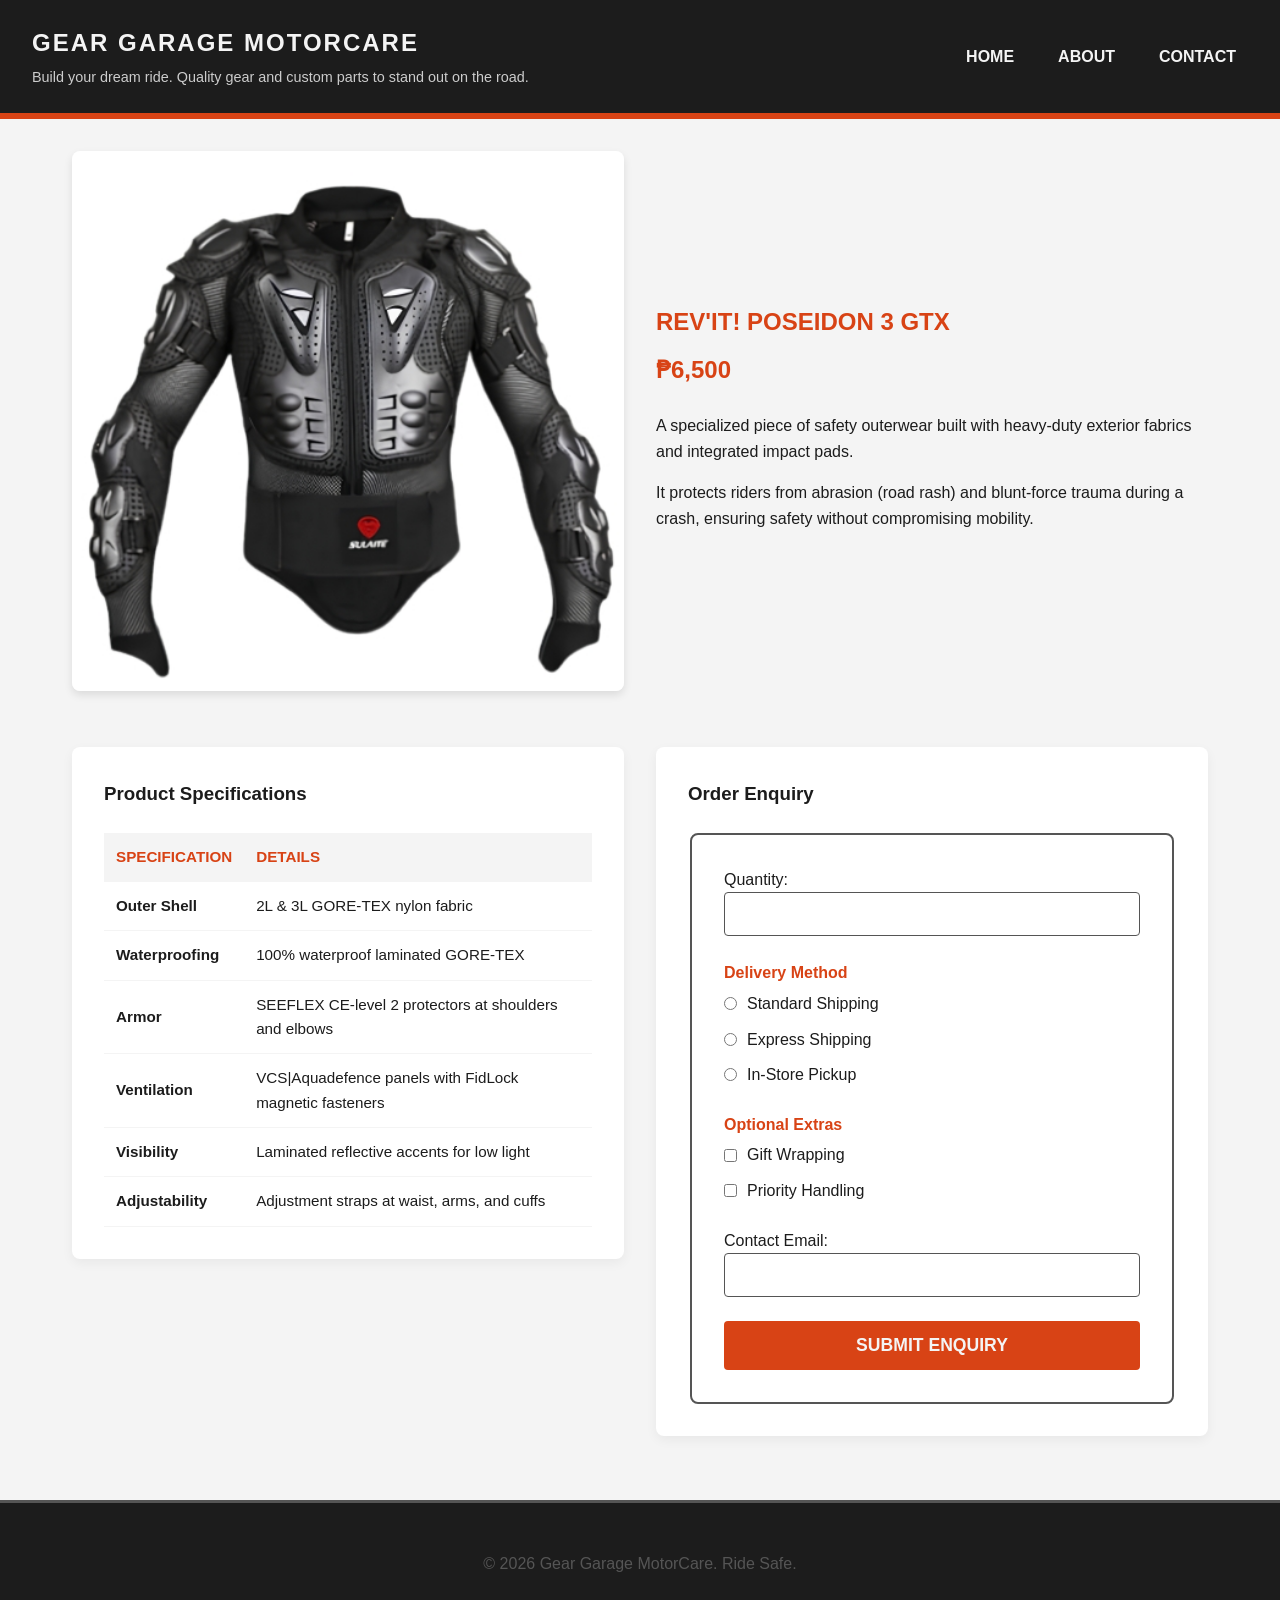
<file: Products/Jacket.html>
<!DOCTYPE html>
<html lang="en">
<head>
    <meta charset="UTF-8">
    <meta name="viewport" content="width=device-width, initial-scale=1.0">
    <title>REV'IT! Poseidon 3 GTX - Gear Garage MotorCare</title>
    <link rel="stylesheet" href="../Products_styles/Jacket.css">
</head>
<body>
    <header class="site-header">
        <div class="brand-group">
            <h1>Gear Garage MotorCare</h1>
            <p>Build your dream ride. Quality gear and custom parts to stand out on the road.</p>
        </div>
        
        <nav>
            <ul>
                <li><a href="../index.html">Home</a></li>
                <li><a href="../about.html">About</a></li>
                <li><a href="../contact.html">Contact</a></li>
            </ul>
        </nav>
    </header>
    
    <main>
        <div class="about-grid" style="margin-bottom: 3rem;">
            <div class="about-image">
                <img src="../Images/jacket.jpg" alt="REV'IT Motorcycle Jacket">
            </div>
            <div class="about-text">
                <h2>REV'IT! Poseidon 3 GTX</h2>
                <p style="font-size: 1.5rem; font-weight: bold; color: var(--brand); margin-top: -10px;">₱6,500</p>
                <p>A specialized piece of safety outerwear built with heavy-duty exterior fabrics and integrated impact pads.</p>
                <p>It protects riders from abrasion (road rash) and blunt-force trauma during a crash, ensuring safety without compromising mobility.</p>
            </div>
        </div>

        <div class="contact-grid">
            <section class="contact-card">
                <h3 style="margin-top: 0;">Product Specifications</h3>
                <table class="specs-table">
                    <thead>
                        <tr>
                            <th>Specification</th>
                            <th>Details</th>
                        </tr>
                    </thead>
                    <tbody>
                        <tr><td><strong>Outer Shell</strong></td><td>2L & 3L GORE-TEX nylon fabric</td></tr>
                        <tr><td><strong>Waterproofing</strong></td><td>100% waterproof laminated GORE-TEX</td></tr>
                        <tr><td><strong>Armor</strong></td><td>SEEFLEX CE-level 2 protectors at shoulders and elbows</td></tr>
                        <tr><td><strong>Ventilation</strong></td><td>VCS|Aquadefence panels with FidLock magnetic fasteners</td></tr>
                        <tr><td><strong>Visibility</strong></td><td>Laminated reflective accents for low light</td></tr>
                        <tr><td><strong>Adjustability</strong></td><td>Adjustment straps at waist, arms, and cuffs</td></tr>
                    </tbody>
                </table>
            </section>

            <section class="contact-card">
                <h3 style="margin-top: 0;">Order Enquiry</h3>
                <form action="#" method="POST">
                    <fieldset style="margin-bottom: 0;">
                        <div>
                            <label for="quantity">Quantity:</label><br>
                            <input type="number" id="quantity" name="quantity" min="1" max="20" required>
                        </div>
                        <div style="margin-bottom: 1.5rem;">
                            <label style="font-weight: bold; color: var(--brand); display: block; margin-bottom: 5px;">Delivery Method</label>
                            <div class="inline-field">
                                <input type="radio" id="delivery_standard" name="delivery_method" value="standard" required>
                                <label for="delivery_standard">Standard Shipping</label>
                            </div>
                            <div class="inline-field">
                                <input type="radio" id="delivery_express" name="delivery_method" value="express">
                                <label for="delivery_express">Express Shipping</label>
                            </div>
                            <div class="inline-field">
                                <input type="radio" id="delivery_pickup" name="delivery_method" value="pickup">
                                <label for="delivery_pickup">In-Store Pickup</label>
                            </div>
                        </div>
                        <div style="margin-bottom: 1.5rem;">
                            <label style="font-weight: bold; color: var(--brand); display: block; margin-bottom: 5px;">Optional Extras</label>
                            <div class="inline-field">
                                <input type="checkbox" id="extra_gift" name="optional_extras" value="gift_wrapping">
                                <label for="extra_gift">Gift Wrapping</label>
                            </div>
                            <div class="inline-field">
                                <input type="checkbox" id="extra_handling" name="optional_extras" value="express_handling">
                                <label for="extra_handling">Priority Handling</label>
                            </div>
                        </div>
                        <div>
                            <label for="contact_email">Contact Email:</label><br>
                            <input type="email" id="contact_email" name="contact_email" required>
                        </div>
                        <button type="submit">Submit Enquiry</button>
                    </fieldset>
                </form>
            </section>
        </div>
    </main>

    <footer>
        <p>&copy; 2026 Gear Garage MotorCare. Ride Safe.</p>
    </footer>
</body>
</html>
</file>
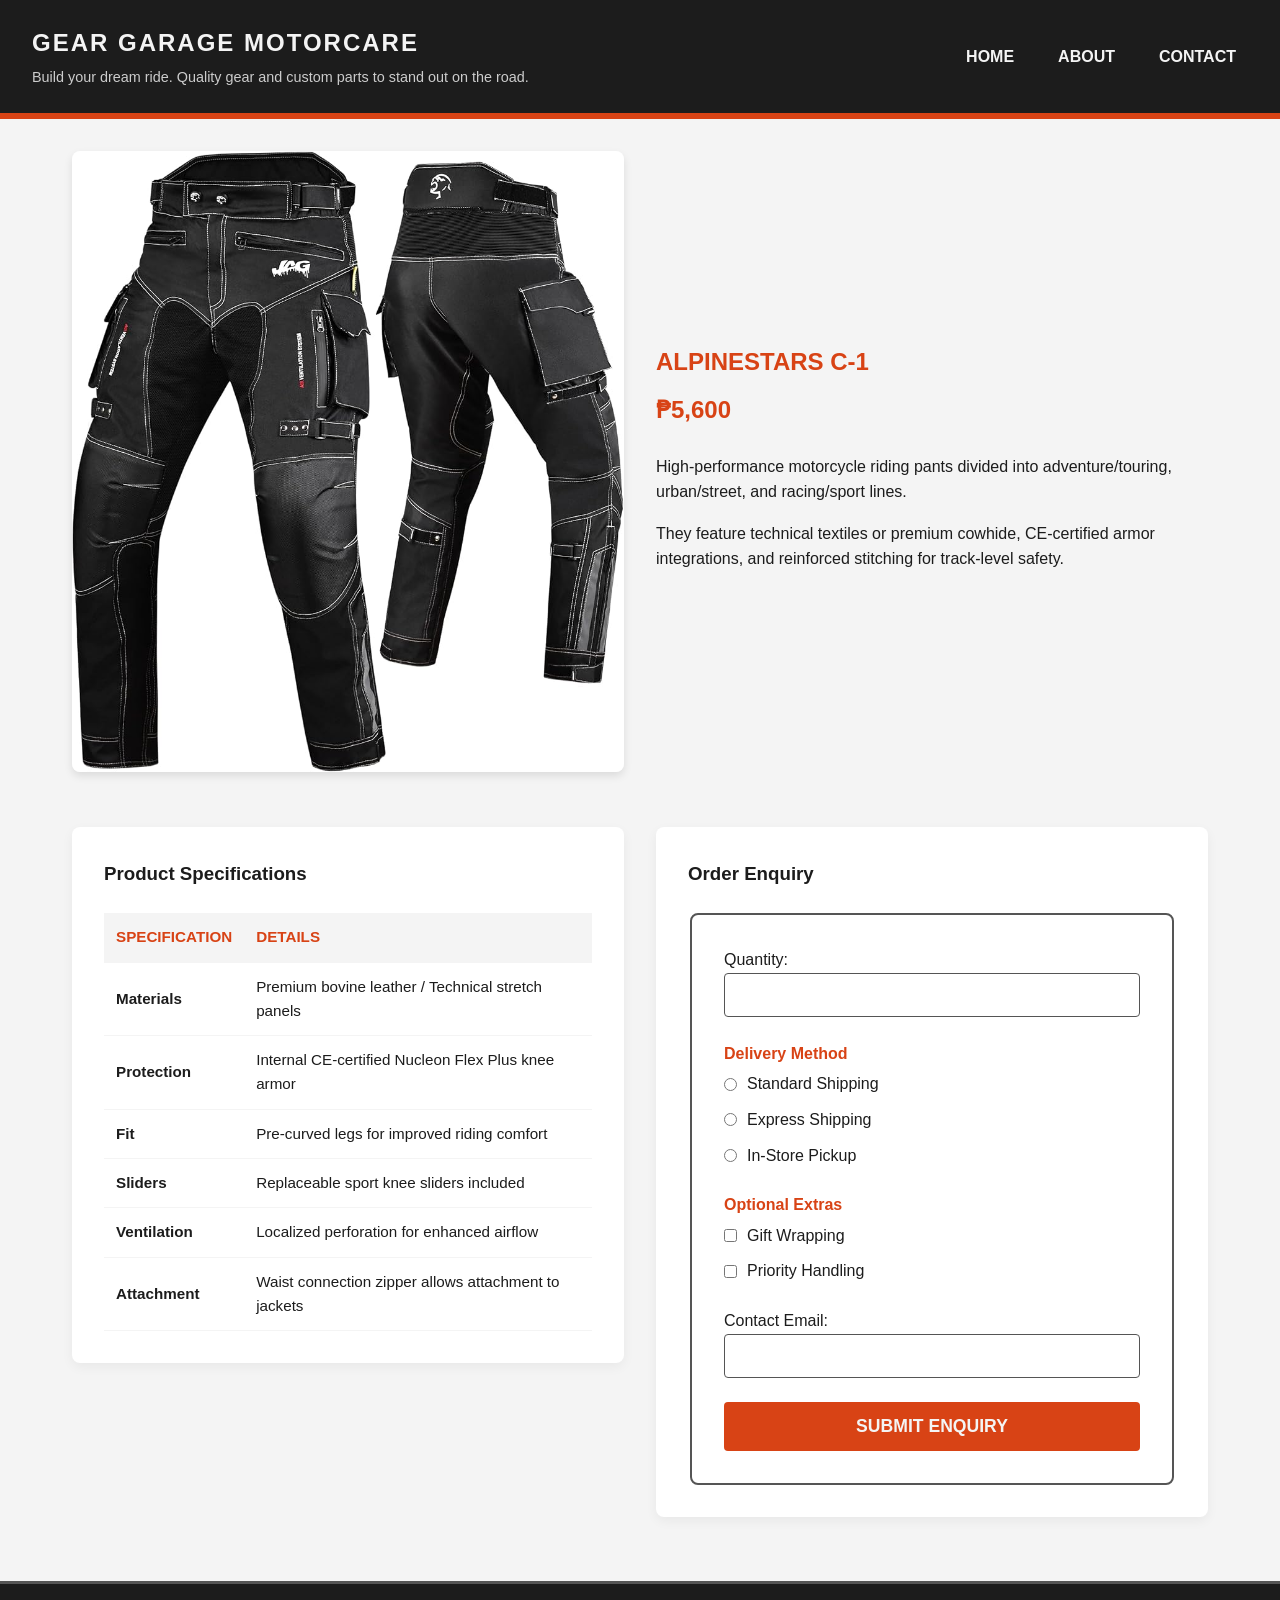
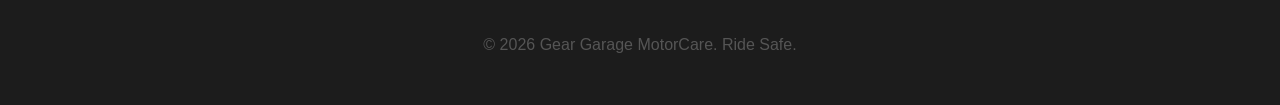
<file: Products/Pants.html>
<!DOCTYPE html>
<html lang="en">
<head>
    <meta charset="UTF-8">
    <meta name="viewport" content="width=device-width, initial-scale=1.0">
    <title>Alpinestars C-1 - Gear Garage MotorCare</title>
    <link rel="stylesheet" href="../Products_styles/Pants.css">
</head>
<body>
    <header class="site-header">
        <div class="brand-group">
            <h1>Gear Garage MotorCare</h1>
            <p>Build your dream ride. Quality gear and custom parts to stand out on the road.</p>
        </div>
        
        <nav>
            <ul>
                <li><a href="../index.html">Home</a></li>
                <li><a href="../about.html">About</a></li>
                <li><a href="../contact.html">Contact</a></li>
            </ul>
        </nav>
    </header>
    
    <main>
        <div class="about-grid" style="margin-bottom: 3rem;">
            <div class="about-image">
                <img src="../Images/pants.jpg" alt="Alpinestars Riding Pants">
            </div>
            <div class="about-text">
                <h2>Alpinestars C-1</h2>
                <p style="font-size: 1.5rem; font-weight: bold; color: var(--brand); margin-top: -10px;">₱5,600</p>
                <p>High-performance motorcycle riding pants divided into adventure/touring, urban/street, and racing/sport lines.</p>
                <p>They feature technical textiles or premium cowhide, CE-certified armor integrations, and reinforced stitching for track-level safety.</p>
            </div>
        </div>

        <div class="contact-grid">
            <section class="contact-card">
                <h3 style="margin-top: 0;">Product Specifications</h3>
                <table class="specs-table">
                    <thead>
                        <tr>
                            <th>Specification</th>
                            <th>Details</th>
                        </tr>
                    </thead>
                    <tbody>
                        <tr><td><strong>Materials</strong></td><td>Premium bovine leather / Technical stretch panels</td></tr>
                        <tr><td><strong>Protection</strong></td><td>Internal CE-certified Nucleon Flex Plus knee armor</td></tr>
                        <tr><td><strong>Fit</strong></td><td>Pre-curved legs for improved riding comfort</td></tr>
                        <tr><td><strong>Sliders</strong></td><td>Replaceable sport knee sliders included</td></tr>
                        <tr><td><strong>Ventilation</strong></td><td>Localized perforation for enhanced airflow</td></tr>
                        <tr><td><strong>Attachment</strong></td><td>Waist connection zipper allows attachment to jackets</td></tr>
                    </tbody>
                </table>
            </section>

            <section class="contact-card">
                <h3 style="margin-top: 0;">Order Enquiry</h3>
                <form action="#" method="POST">
                    <fieldset style="margin-bottom: 0;">
                        <div>
                            <label for="quantity">Quantity:</label><br>
                            <input type="number" id="quantity" name="quantity" min="1" max="20" required>
                        </div>
                        <div style="margin-bottom: 1.5rem;">
                            <label style="font-weight: bold; color: var(--brand); display: block; margin-bottom: 5px;">Delivery Method</label>
                            <div class="inline-field">
                                <input type="radio" id="delivery_standard" name="delivery_method" value="standard" required>
                                <label for="delivery_standard">Standard Shipping</label>
                            </div>
                            <div class="inline-field">
                                <input type="radio" id="delivery_express" name="delivery_method" value="express">
                                <label for="delivery_express">Express Shipping</label>
                            </div>
                            <div class="inline-field">
                                <input type="radio" id="delivery_pickup" name="delivery_method" value="pickup">
                                <label for="delivery_pickup">In-Store Pickup</label>
                            </div>
                        </div>
                        <div style="margin-bottom: 1.5rem;">
                            <label style="font-weight: bold; color: var(--brand); display: block; margin-bottom: 5px;">Optional Extras</label>
                            <div class="inline-field">
                                <input type="checkbox" id="extra_gift" name="optional_extras" value="gift_wrapping">
                                <label for="extra_gift">Gift Wrapping</label>
                            </div>
                            <div class="inline-field">
                                <input type="checkbox" id="extra_handling" name="optional_extras" value="express_handling">
                                <label for="extra_handling">Priority Handling</label>
                            </div>
                        </div>
                        <div>
                            <label for="contact_email">Contact Email:</label><br>
                            <input type="email" id="contact_email" name="contact_email" required>
                        </div>
                        <button type="submit">Submit Enquiry</button>
                    </fieldset>
                </form>
            </section>
        </div>
    </main>

    <footer>
        <p>&copy; 2026 Gear Garage MotorCare. Ride Safe.</p>
    </footer>
</body>
</html>
</file>
<file: Homepage_styles/index.css>
/* =========================================
   1. VARIABLES
   ========================================= */
:root {
    --brand: #d84315;         /* Burnout Orange */
    --dark-ink: #1c1c1c;      /* Asphalt Black */
    --muted-grey: #555555;    /* Engine Grey */
    --light-bg: #f4f4f4;      /* Light off-white background */
    --card-bg: #ffffff;       /* Pure white for high contrast */
}

/* =========================================
   2. BASE STYLES
   ========================================= */
* {
    box-sizing: border-box;
}

body {
    font-family: 'Helvetica Neue', Arial, sans-serif;
    line-height: 1.6;
    color: var(--dark-ink);
    background-color: var(--light-bg);
    margin: 0;
    padding: 0;
}

/* =========================================
   3. PAGE SKELETON (MOBILE-FIRST GRID)
   ========================================= */
.page {
    display: grid;
    grid-template-columns: 1fr;
    grid-template-areas:
        "masthead"
        "main"
        "side"
        "foot";
    gap: 16px;
    min-height: 100vh;
}

header { grid-area: masthead; }
aside  { grid-area: side; }
main   { grid-area: main; }
footer { grid-area: foot; }

/* Desktop enhancement: min-width query */
@media (min-width: 700px) {
    .page {
        grid-template-columns: 220px 1fr;
        grid-template-areas:
            "masthead masthead"
            "side     main"
            "foot     foot";
    }
}

/* =========================================
   4. LAYOUT REGIONS (HEADER, ASIDE, MAIN, FOOTER)
   ========================================= */
.site-header {
    display: flex;
    flex-wrap: wrap;
    justify-content: space-between;
    align-items: center;
    background-color: var(--dark-ink);
    color: var(--light-bg);
    padding: 1.5rem 2rem;
    border-bottom: 6px solid var(--brand);
}

.site-header h1 {
    margin: 0;
    font-size: 1.5rem;
    text-transform: uppercase;
    letter-spacing: 2px;
}

/* Sidebar Styles */
.site-sidebar {
    padding: 0.10rem;
}

.sidebar-widget {
    background-color: var(--card-bg);
    border-radius: 8px;
    padding: 1.25rem;
    margin-bottom: 1.5rem;
    border-left: 5px solid var(--brand);
    box-shadow: 0 2px 6px rgba(0,0,0,0.06);
}

.sidebar-widget h3 {
    margin-top: 0;
    font-size: 1.1rem;
    text-transform: uppercase;
    color: var(--brand);
}

.sidebar-list {
    list-style: none;
    padding: 0;
    margin: 0;
}

.sidebar-list li {
    margin-bottom: 0.6rem;
}

.sidebar-list a {
    color: var(--dark-ink);
    text-decoration: none;
    font-weight: 500;
}

.sidebar-list a:hover {
    color: var(--brand);
}

main {
    padding: 0 1.5rem;
}

footer {
    background-color: var(--dark-ink);
    color: var(--muted-grey);
    text-align: center;
    padding: 2rem;
    border-top: 3px solid var(--muted-grey);
}

/* =========================================
   5. NAVIGATION (FLEXBOX)
   ========================================= */
.site-header nav ul {
    display: flex;
    flex-wrap: wrap;
    gap: 15px;
    list-style: none;
    padding: 0;
    margin: 1rem 0 0 0;
}

nav a {
    color: var(--light-bg);
    text-decoration: none;
    padding: 6px 10px;
    font-weight: bold;
    text-transform: uppercase;
    transition: color 0.3s;
}

nav a:hover {
    color: var(--brand);
}

@media (min-width: 700px) {
    .site-header nav ul {
        margin: 0;
    }
}

/* =========================================
   6. COMPONENTS (Cards & Grid)
   ========================================= */
.section-banner {
    text-align: center;
}

.product-grid {
    display: grid;
    grid-template-columns: repeat(auto-fit, minmax(260px, 1fr));
    gap: 1.5rem;
    margin-top: 1.5rem;
}

.product-card {
    background-color: var(--card-bg);
    border-radius: 8px;
    padding: 20px;
    border-left: 6px solid var(--brand);
    box-shadow: 0 4px 8px rgba(0,0,0,0.08);
    display: flex;
    flex-direction: column;
    align-items: center;
    text-align: center;
    transition: transform 0.3s ease, box-shadow 0.3s ease;
}

.product-card:hover {
    transform: translateY(-4px);
    box-shadow: 0 10px 18px rgba(0,0,0,0.12);
}

.product-card h3 {
    font-size: 1.25rem;
    color: var(--brand);
    margin-top: 0;
    text-transform: uppercase;
}

.product-card .price {
    font-size: 1.2rem;
    font-weight: bold;
    color: var(--dark-ink);
    margin: 0.5rem 0;
}

.product-card img {
    max-width: 100%;
    height: auto;
    border-radius: 4px;
    margin: 1rem 0;
}

.product-card .btn {
    background-color: var(--dark-ink);
    color: var(--light-bg);
    text-decoration: none;
    padding: 10px 16px;
    border-radius: 4px;
    font-weight: bold;
    margin-top: auto;
    transition: background-color 0.3s;
    width: 100%;
}

.product-card .btn:hover {
    background-color: var(--brand);
}

/* =========================================
   7. FORM & OTHER PAGES (MOBILE-FIRST)
   ========================================= */
fieldset {
    padding: 1.5rem;
    border-radius: 8px;
    border: 2px solid var(--muted-grey);
    background-color: var(--card-bg);
    margin-bottom: 2rem;
}

legend {
    color: var(--brand);
    font-weight: bold;
    font-size: 1.1rem;
    padding: 0 8px;
}

input, textarea, select {
    padding: 10px;
    width: 100%;
    margin-bottom: 1.2rem;
    border: 1px solid var(--muted-grey);
    border-radius: 4px;
    font-family: inherit;
    font-size: 1rem;
}

button[type="submit"] {
    background-color: var(--brand);
    color: var(--light-bg);
    padding: 12px 24px;
    border: none;
    cursor: pointer;
    font-size: 1rem;
    font-weight: bold;
    border-radius: 4px;
    text-transform: uppercase;
    width: 100%;
}

button[type="submit"]:hover {
    background-color: #a8320c;
}

.about-grid, 
.contact-grid {
    display: grid;
    grid-template-columns: 1fr;
    gap: 1.5rem;
    margin-top: 1rem;
}

@media (min-width: 700px) {
    .about-grid, 
    .contact-grid {
        grid-template-columns: 1fr 1fr;
    }
}
</file>
<file: Homepage_styles/about.css>
/* =========================================
   1. VARIABLES
   ========================================= */
:root {
    --brand: #d84315;          /* Burnout Orange */
    --dark-ink: #1c1c1c;       /* Asphalt Black */
    --muted-grey: #555555;     /* Engine Grey */
    --light-bg: #f4f4f4;       /* Light off-white background */
    --card-bg: #ffffff;        /* Pure white for high contrast */
}

/* =========================================
   2. BASE STYLES
   ========================================= */
* {
    box-sizing: border-box;
}

body {
    font-family: 'Helvetica Neue', Arial, sans-serif;
    line-height: 1.6;
    color: var(--dark-ink);
    background-color: var(--light-bg);
    margin: 0;
    padding: 0;
}

/* =========================================
   3. PAGE SKELETON (MOBILE-FIRST GRID)
   ========================================= */
.page {
    display: grid;
    grid-template-columns: 1fr;
    grid-template-areas:
        "masthead"
        "main"
        "side"
        "foot";
    gap: 16px;
    min-height: 100vh;
}

header { grid-area: masthead; }
aside  { grid-area: side; }
main   { grid-area: main; }
footer { grid-area: foot; }

/* Desktop enhancement: min-width query */
@media (min-width: 700px) {
    .page {
        grid-template-columns: 220px 1fr;
        grid-template-areas:
            "masthead masthead"
            "side     main"
            "foot     foot";
    }
}

/* =========================================
   4. LAYOUT REGIONS (HEADER, ASIDE, MAIN, FOOTER)
   ========================================= */
.site-header {
    display: flex;
    flex-wrap: wrap;
    justify-content: space-between;
    align-items: center;
    background-color: var(--dark-ink);
    color: var(--light-bg);
    padding: 1.5rem 2rem;
    border-bottom: 6px solid var(--brand);
}

.site-header h1 {
    margin: 0;
    font-size: 1.5rem;
    text-transform: uppercase;
    letter-spacing: 2px;
}

.site-header p {
    margin: 0.25rem 0 0 0;
    font-size: 0.9rem;
    color: #cccccc;
}

/* Sidebar Styles matching index */
.site-sidebar {
    padding: 0.10rem;
}

.sidebar-widget {
    background-color: var(--card-bg);
    border-radius: 8px;
    padding: 1.25rem;
    margin-bottom: 1.5rem;
    border-left: 5px solid var(--brand);
    box-shadow: 0 2px 6px rgba(0, 0, 0, 0.06);
}

.sidebar-widget h3 {
    margin-top: 0;
    font-size: 1.1rem;
    text-transform: uppercase;
    color: var(--brand);
}

.sidebar-list {
    list-style: none;
    padding: 0;
    margin: 0;
}

.sidebar-list li {
    margin-bottom: 0.6rem;
}

.sidebar-list a {
    color: var(--dark-ink);
    text-decoration: none;
    font-weight: 500;
}

.sidebar-list a:hover {
    color: var(--brand);
}

.sidebar-widget p {
    margin: 0 0 0.5rem 0;
    font-size: 0.85rem;
    white-space: nowrap;
}

main {
    padding: 0 1.5rem;
}

footer {
    background-color: var(--dark-ink);
    color: var(--muted-grey);
    text-align: center;
    padding: 2rem;
    border-top: 3px solid var(--muted-grey);
}

/* =========================================
   5. NAVIGATION (FLEXBOX)
   ========================================= */
.site-header nav ul {
    display: flex;
    flex-wrap: wrap;
    gap: 15px;
    list-style: none;
    padding: 0;
    margin: 1rem 0 0 0;
}

nav a {
    color: var(--light-bg);
    text-decoration: none;
    padding: 6px 10px;
    font-weight: bold;
    text-transform: uppercase;
    transition: color 0.3s;
}

nav a:hover {
    color: var(--brand);
}

@media (min-width: 700px) {
    .site-header nav ul {
        margin: 0;
    }
}

/* =========================================
   6. ABOUT CONTENT & COMPONENTS
   ========================================= */
.section-banner {
    text-align: center;
    margin-bottom: 1.5rem;
}

.section-banner h2 {
    font-size: 1.75rem;
    color: var(--dark-ink);
    margin: 0;
}

.about-card {
    background-color: var(--card-bg);
    border-radius: 8px;
    padding: 2rem;
    border-left: 6px solid var(--brand);
    box-shadow: 0 4px 8px rgba(0, 0, 0, 0.08);
}

.about-grid {
    display: grid;
    grid-template-columns: 1fr;
    gap: 2rem;
    align-items: center;
}

.about-text h3 {
    font-size: 1.35rem;
    color: var(--brand);
    margin-top: 0;
    margin-bottom: 0.75rem;
    text-transform: uppercase;
}

.about-text p {
    margin: 0 0 1rem 0;
    font-size: 0.95rem;
    line-height: 1.6;
}

.about-image img {
    width: 100%;
    height: auto;
    border-radius: 6px;
    box-shadow: 0 2px 6px rgba(0, 0, 0, 0.1);
    display: block;
}

.about-divider {
    width: 100%;
    border: none;
    border-top: 1px solid #e0e0e0;
    margin: 2.5rem 0;
}

/* Two-column layout for larger screens */
@media (min-width: 700px) {
    .about-grid {
        grid-template-columns: 1fr 1fr;
    }
}
</file>
<file: Homepage_styles/contact.css>
/* =========================================
   1. VARIABLES
   ========================================= */
:root {
    --brand: #d84315;          /* Burnout Orange */
    --dark-ink: #1c1c1c;       /* Asphalt Black */
    --muted-grey: #555555;     /* Engine Grey */
    --light-bg: #f4f4f4;       /* Light off-white background */
    --card-bg: #ffffff;        /* Pure white for high contrast */
}

/* =========================================
   2. BASE STYLES
   ========================================= */
* {
    box-sizing: border-box;
}

body {
    font-family: 'Helvetica Neue', Arial, sans-serif;
    line-height: 1.6;
    color: var(--dark-ink);
    background-color: var(--light-bg);
    margin: 0;
    padding: 0;
}

/* =========================================
   3. PAGE SKELETON (MOBILE-FIRST GRID)
   ========================================= */
.page {
    display: grid;
    grid-template-columns: 1fr;
    grid-template-areas:
        "masthead"
        "main"
        "side"
        "foot";
    gap: 16px;
    min-height: 100vh;
}

header { grid-area: masthead; }
aside  { grid-area: side; }
main   { grid-area: main; }
footer { grid-area: foot; }

/* Desktop enhancement: min-width query */
@media (min-width: 700px) {
    .page {
        grid-template-columns: 220px 1fr;
        grid-template-areas:
            "masthead masthead"
            "side     main"
            "foot     foot";
    }
}

/* =========================================
   4. LAYOUT REGIONS (HEADER, ASIDE, MAIN, FOOTER)
   ========================================= */
.site-header {
    display: flex;
    flex-wrap: wrap;
    justify-content: space-between;
    align-items: center;
    background-color: var(--dark-ink);
    color: var(--light-bg);
    padding: 1.5rem 2rem;
    border-bottom: 6px solid var(--brand);
}

.site-header h1 {
    margin: 0;
    font-size: 1.5rem;
    text-transform: uppercase;
    letter-spacing: 2px;
}

.site-header .brand-group p {
    margin: 0.25rem 0 0 0;
    font-size: 0.9rem;
    color: #cccccc;
}

/* Sidebar Styles matching index */
.site-sidebar {
    padding: 0.10rem 1.5rem;
}

.sidebar-widget {
    background-color: var(--card-bg);
    border-radius: 8px;
    padding: 1.25rem;
    margin-bottom: 1.5rem;
    border-left: 5px solid var(--brand);
    box-shadow: 0 2px 6px rgba(0, 0, 0, 0.06);
}

.sidebar-widget h3 {
    margin-top: 0;
    font-size: 1.1rem;
    text-transform: uppercase;
    color: var(--brand);
}

.sidebar-list {
    list-style: none;
    padding: 0;
    margin: 0;
}

.sidebar-list li {
    margin-bottom: 0.6rem;
}

.sidebar-list a {
    color: var(--dark-ink);
    text-decoration: none;
    font-weight: 500;
}

.sidebar-list a:hover {
    color: var(--brand);
}

/* Shop Hours paragraph styling */
.sidebar-widget p {
    margin: 0 0 0.5rem 0;
    font-size: 0.85rem;
    white-space: nowrap; /* Keeps times from wrapping awkwardly */
}

main {
    padding: 0 1.5rem;
}

footer {
    background-color: var(--dark-ink);
    color: var(--muted-grey);
    text-align: center;
    padding: 2rem;
    border-top: 3px solid var(--muted-grey);
}

/* =========================================
   5. NAVIGATION (FLEXBOX)
   ========================================= */
.site-header nav ul {
    display: flex;
    flex-wrap: wrap;
    gap: 15px;
    list-style: none;
    padding: 0;
    margin: 1rem 0 0 0;
}

nav a {
    color: var(--light-bg);
    text-decoration: none;
    padding: 6px 10px;
    font-weight: bold;
    text-transform: uppercase;
    transition: color 0.3s;
}

nav a:hover {
    color: var(--brand);
}

@media (min-width: 700px) {
    .site-header nav ul {
        margin: 0;
    }
    .site-sidebar {
        padding: 0.10rem;
    }
}

/* =========================================
   6. CONTACT PAGE CARDS & FORM
   ========================================= */
.contact-grid {
    display: grid;
    grid-template-columns: 1fr;
    gap: 1.5rem;
    margin-top: 1rem;
}

.contact-card {
    background-color: var(--card-bg);
    border-radius: 8px;
    padding: 1.5rem;
    box-shadow: 0 2px 6px rgba(0, 0, 0, 0.06);
}

.contact-card h2 {
    margin-top: 0;
    margin-bottom: 1rem;
    color: var(--dark-ink);
}

.contact-list {
    list-style: none;
    padding: 0;
    margin: 1rem 0 0 0;
}

.contact-list li {
    margin-bottom: 0.9rem;
}

/* Form Styles */
fieldset {
    padding: 1.5rem;
    border-radius: 8px;
    border: 2px solid var(--muted-grey);
    background-color: var(--card-bg);
    margin: 0;
}

legend {
    color: var(--brand);
    font-weight: bold;
    font-size: 1.1rem;
    padding: 0 8px;
}

label {
    font-weight: bold;
    font-size: 0.95rem;
}

input, textarea, select {
    padding: 10px;
    width: 100%;
    margin-top: 4px;
    margin-bottom: 1.2rem;
    border: 1px solid var(--muted-grey);
    border-radius: 4px;
    font-family: inherit;
    font-size: 1rem;
}

input:focus,
textarea:focus,
select:focus {
    outline: 2px solid var(--brand);
}

button[type="submit"] {
    background-color: var(--brand);
    color: var(--light-bg);
    padding: 12px 24px;
    border: none;
    cursor: pointer;
    font-size: 1rem;
    font-weight: bold;
    border-radius: 4px;
    text-transform: uppercase;
    width: 100%;
    transition: background-color 0.3s;
}

button[type="submit"]:hover {
    background-color: #a8320c;
}

@media (min-width: 700px) {
    .contact-grid {
        grid-template-columns: 1fr 1fr;
    }
}
</file>
<file: Products_styles/Bag.css>
/* =========================================
   1. VARIABLES
   ========================================= */
:root {
    --brand: #d84315;        /* Burnout Orange */
    --dark-ink: #1c1c1c;     /* Asphalt Black */
    --muted-grey: #555555;   /* Engine Grey */
    --light-bg: #f4f4f4;     /* Light off-white background */
    --card-bg: #ffffff;      /* Pure white for high contrast */
}

/* =========================================
   2. BASE STYLES
   ========================================= */
* {
    box-sizing: border-box;
}

body {
    font-family: 'Helvetica Neue', Arial, sans-serif;
    line-height: 1.6;
    color: var(--dark-ink);
    background-color: var(--light-bg);
    margin: 0;
    padding: 0;
}

/* =========================================
   3. LAYOUT REGIONS & FLEX HEADER
   ========================================= */
.site-header {
    display: flex;
    justify-content: space-between;
    align-items: center;
    background-color: var(--dark-ink);
    color: var(--light-bg);
    padding: 1.5rem 2rem;
    border-bottom: 6px solid var(--brand);
}

.site-header .brand-group h1 {
    margin: 0;
    font-size: 1.5rem;
    text-transform: uppercase;
    letter-spacing: 2px;
}

.site-header .brand-group p {
    margin: 0.25rem 0 0 0;
    font-size: 0.9rem;
    color: #cccccc;
}

main {
    max-width: 1200px;
    margin: 2rem auto;
    padding: 0 2rem;
}

footer {
    background-color: var(--dark-ink);
    color: var(--muted-grey);
    text-align: center;
    padding: 2rem;
    margin-top: 4rem;
    border-top: 3px solid var(--muted-grey);
}

/* =========================================
   4. NAVIGATION (FLEXBOX)
   ========================================= */
.site-header nav ul {
    display: flex;
    gap: 20px;
    list-style: none;
    padding: 0;
    margin: 0;
}

nav a {
    color: var(--light-bg);
    text-decoration: none;
    padding: 8px 12px;
    font-weight: bold;
    text-transform: uppercase;
    transition: color 0.3s;
}

nav a:hover {
    color: var(--brand);
}

/* =========================================
   5. CONTACT FORM & FIELDSETS
   ========================================= */
fieldset {
    padding: 2rem;
    border-radius: 8px;
    border: 2px solid var(--muted-grey);
    background-color: var(--card-bg);
    margin-bottom: 2rem;
}

legend {
    color: var(--brand);
    font-weight: bold;
    font-size: 1.2rem;
    padding: 0 10px;
}

input:not([type="radio"]):not([type="checkbox"]), 
textarea, 
select {
    padding: 12px;
    width: 100%;
    margin-bottom: 1.5rem;
    border: 1px solid var(--muted-grey);
    border-radius: 4px;
    font-family: inherit;
    font-size: 1rem;
}

button[type="submit"] {
    background-color: var(--brand);
    color: var(--light-bg);
    padding: 14px 28px;
    border: none;
    cursor: pointer;
    font-size: 1.1rem;
    font-weight: bold;
    border-radius: 4px;
    text-transform: uppercase;
    width: 100%;
    transition: background-color 0.3s ease, transform 0.2s ease;
}

button[type="submit"]:hover {
    background-color: #a8320c;
    transform: scale(1.02);
}

input:focus,
textarea:focus,
select:focus {
    outline: 3px solid var(--brand);
    outline-offset: 2px;
}

/* =========================================
   6. PAGE GRID LAYOUTS
   ========================================= */
.about-grid {
    display: grid;
    grid-template-columns: 1fr 1fr;
    gap: 2rem;
    align-items: center;
    margin-bottom: 1rem;
}

.about-grid img {
    width: 100%;
    height: auto;
    border-radius: 8px;
    box-shadow: 0 4px 8px rgba(0,0,0,0.1);
}

.about-text h2 {
    color: var(--brand);
    margin-top: 0;
    text-transform: uppercase;
}

.contact-grid {
    display: grid;
    grid-template-columns: 1fr 1fr;
    gap: 2rem;
    align-items: start;
    margin-top: 1rem;
}

.contact-card {
    background-color: var(--card-bg);
    border-radius: 8px;
    padding: 2rem;
    box-shadow: 0 4px 12px rgba(0,0,0,0.05);
    transition: transform 0.3s ease, box-shadow 0.3s ease;
}

.contact-card:hover {
    transform: translateY(-8px);
    box-shadow: 0 12px 20px rgba(0,0,0,0.15);
}

.contact-card h2, .contact-card h3 {
    margin-top: 0;
    margin-bottom: 1.5rem;
}

/* =========================================
   7. PRODUCT DETAIL TABLES & FORMS
   ========================================= */
.specs-table {
    width: 100%;
    border-collapse: collapse;
    margin-top: 1rem;
    font-size: 0.95rem;
}

.specs-table th, 
.specs-table td {
    padding: 12px;
    border-bottom: 1px solid var(--light-bg);
    text-align: left;
}

.specs-table th {
    background-color: var(--light-bg);
    color: var(--brand);
    text-transform: uppercase;
}

.specs-table tr:hover {
    background-color: #f9f9f9;
}

/* Aligns radio and checkbox inputs cleanly */
.inline-field {
    display: flex;
    align-items: center;
    justify-content: flex-start;
    gap: 10px;
    margin-bottom: 10px;
}

.inline-field input[type="radio"],
.inline-field input[type="checkbox"] {
    width: auto !important; 
    margin: 0;
    cursor: pointer;
}

.inline-field label {
    margin: 0;
    font-weight: normal;
    cursor: pointer;
    text-align: left;
}

/* Responsive Stacking */
@media (max-width: 768px) {
    .about-grid, .contact-grid {
        grid-template-columns: 1fr;
    }
}
</file>
<file: Products_styles/Boots.css>
/* =========================================
   1. VARIABLES
   ========================================= */
:root {
    --brand: #d84315;        /* Burnout Orange */
    --dark-ink: #1c1c1c;     /* Asphalt Black */
    --muted-grey: #555555;   /* Engine Grey */
    --light-bg: #f4f4f4;     /* Light off-white background */
    --card-bg: #ffffff;      /* Pure white for high contrast */
}

/* =========================================
   2. BASE STYLES
   ========================================= */
* {
    box-sizing: border-box;
}

body {
    font-family: 'Helvetica Neue', Arial, sans-serif;
    line-height: 1.6;
    color: var(--dark-ink);
    background-color: var(--light-bg);
    margin: 0;
    padding: 0;
}

/* =========================================
   3. LAYOUT REGIONS & FLEX HEADER
   ========================================= */
.site-header {
    display: flex;
    justify-content: space-between;
    align-items: center;
    background-color: var(--dark-ink);
    color: var(--light-bg);
    padding: 1.5rem 2rem;
    border-bottom: 6px solid var(--brand);
}

.site-header .brand-group h1 {
    margin: 0;
    font-size: 1.5rem;
    text-transform: uppercase;
    letter-spacing: 2px;
}

.site-header .brand-group p {
    margin: 0.25rem 0 0 0;
    font-size: 0.9rem;
    color: #cccccc;
}

main {
    max-width: 1200px;
    margin: 2rem auto;
    padding: 0 2rem;
}

footer {
    background-color: var(--dark-ink);
    color: var(--muted-grey);
    text-align: center;
    padding: 2rem;
    margin-top: 4rem;
    border-top: 3px solid var(--muted-grey);
}

/* =========================================
   4. NAVIGATION (FLEXBOX)
   ========================================= */
.site-header nav ul {
    display: flex;
    gap: 20px;
    list-style: none;
    padding: 0;
    margin: 0;
}

nav a {
    color: var(--light-bg);
    text-decoration: none;
    padding: 8px 12px;
    font-weight: bold;
    text-transform: uppercase;
    transition: color 0.3s;
}

nav a:hover {
    color: var(--brand);
}

/* =========================================
   5. CONTACT FORM & FIELDSETS
   ========================================= */
fieldset {
    padding: 2rem;
    border-radius: 8px;
    border: 2px solid var(--muted-grey);
    background-color: var(--card-bg);
    margin-bottom: 2rem;
}

legend {
    color: var(--brand);
    font-weight: bold;
    font-size: 1.2rem;
    padding: 0 10px;
}

input:not([type="radio"]):not([type="checkbox"]), 
textarea, 
select {
    padding: 12px;
    width: 100%;
    margin-bottom: 1.5rem;
    border: 1px solid var(--muted-grey);
    border-radius: 4px;
    font-family: inherit;
    font-size: 1rem;
}

button[type="submit"] {
    background-color: var(--brand);
    color: var(--light-bg);
    padding: 14px 28px;
    border: none;
    cursor: pointer;
    font-size: 1.1rem;
    font-weight: bold;
    border-radius: 4px;
    text-transform: uppercase;
    width: 100%;
    transition: background-color 0.3s ease, transform 0.2s ease;
}

button[type="submit"]:hover {
    background-color: #a8320c;
    transform: scale(1.02);
}

input:focus,
textarea:focus,
select:focus {
    outline: 3px solid var(--brand);
    outline-offset: 2px;
}

/* =========================================
   6. PAGE GRID LAYOUTS
   ========================================= */
.about-grid {
    display: grid;
    grid-template-columns: 1fr 1fr;
    gap: 2rem;
    align-items: center;
    margin-bottom: 1rem;
}

.about-grid img {
    width: 100%;
    height: auto;
    border-radius: 8px;
    box-shadow: 0 4px 8px rgba(0,0,0,0.1);
}

.about-text h2 {
    color: var(--brand);
    margin-top: 0;
    text-transform: uppercase;
}

.contact-grid {
    display: grid;
    grid-template-columns: 1fr 1fr;
    gap: 2rem;
    align-items: start;
    margin-top: 1rem;
}

.contact-card {
    background-color: var(--card-bg);
    border-radius: 8px;
    padding: 2rem;
    box-shadow: 0 4px 12px rgba(0,0,0,0.05);
    transition: transform 0.3s ease, box-shadow 0.3s ease;
}

.contact-card:hover {
    transform: translateY(-8px);
    box-shadow: 0 12px 20px rgba(0,0,0,0.15);
}

.contact-card h2, .contact-card h3 {
    margin-top: 0;
    margin-bottom: 1.5rem;
}

/* =========================================
   7. PRODUCT DETAIL TABLES & FORMS
   ========================================= */
.specs-table {
    width: 100%;
    border-collapse: collapse;
    margin-top: 1rem;
    font-size: 0.95rem;
}

.specs-table th, 
.specs-table td {
    padding: 12px;
    border-bottom: 1px solid var(--light-bg);
    text-align: left;
}

.specs-table th {
    background-color: var(--light-bg);
    color: var(--brand);
    text-transform: uppercase;
}

.specs-table tr:hover {
    background-color: #f9f9f9;
}

/* Aligns radio and checkbox inputs cleanly */
.inline-field {
    display: flex;
    align-items: center;
    justify-content: flex-start;
    gap: 10px;
    margin-bottom: 10px;
}

.inline-field input[type="radio"],
.inline-field input[type="checkbox"] {
    width: auto !important; 
    margin: 0;
    cursor: pointer;
}

.inline-field label {
    margin: 0;
    font-weight: normal;
    cursor: pointer;
    text-align: left;
}

/* Responsive Stacking */
@media (max-width: 768px) {
    .about-grid, .contact-grid {
        grid-template-columns: 1fr;
    }
}
</file>
<file: Products_styles/Gloves.css>
/* =========================================
   1. VARIABLES
   ========================================= */
:root {
    --brand: #d84315;        /* Burnout Orange */
    --dark-ink: #1c1c1c;     /* Asphalt Black */
    --muted-grey: #555555;   /* Engine Grey */
    --light-bg: #f4f4f4;     /* Light off-white background */
    --card-bg: #ffffff;      /* Pure white for high contrast */
}

/* =========================================
   2. BASE STYLES
   ========================================= */
* {
    box-sizing: border-box;
}

body {
    font-family: 'Helvetica Neue', Arial, sans-serif;
    line-height: 1.6;
    color: var(--dark-ink);
    background-color: var(--light-bg);
    margin: 0;
    padding: 0;
}

/* =========================================
   3. LAYOUT REGIONS & FLEX HEADER
   ========================================= */
.site-header {
    display: flex;
    justify-content: space-between;
    align-items: center;
    background-color: var(--dark-ink);
    color: var(--light-bg);
    padding: 1.5rem 2rem;
    border-bottom: 6px solid var(--brand);
}

.site-header .brand-group h1 {
    margin: 0;
    font-size: 1.5rem;
    text-transform: uppercase;
    letter-spacing: 2px;
}

.site-header .brand-group p {
    margin: 0.25rem 0 0 0;
    font-size: 0.9rem;
    color: #cccccc;
}

main {
    max-width: 1200px;
    margin: 2rem auto;
    padding: 0 2rem;
}

footer {
    background-color: var(--dark-ink);
    color: var(--muted-grey);
    text-align: center;
    padding: 2rem;
    margin-top: 4rem;
    border-top: 3px solid var(--muted-grey);
}

/* =========================================
   4. NAVIGATION (FLEXBOX)
   ========================================= */
.site-header nav ul {
    display: flex;
    gap: 20px;
    list-style: none;
    padding: 0;
    margin: 0;
}

nav a {
    color: var(--light-bg);
    text-decoration: none;
    padding: 8px 12px;
    font-weight: bold;
    text-transform: uppercase;
    transition: color 0.3s;
}

nav a:hover {
    color: var(--brand);
}

/* =========================================
   5. CONTACT FORM & FIELDSETS
   ========================================= */
fieldset {
    padding: 2rem;
    border-radius: 8px;
    border: 2px solid var(--muted-grey);
    background-color: var(--card-bg);
    margin-bottom: 2rem;
}

legend {
    color: var(--brand);
    font-weight: bold;
    font-size: 1.2rem;
    padding: 0 10px;
}

input:not([type="radio"]):not([type="checkbox"]), 
textarea, 
select {
    padding: 12px;
    width: 100%;
    margin-bottom: 1.5rem;
    border: 1px solid var(--muted-grey);
    border-radius: 4px;
    font-family: inherit;
    font-size: 1rem;
}

button[type="submit"] {
    background-color: var(--brand);
    color: var(--light-bg);
    padding: 14px 28px;
    border: none;
    cursor: pointer;
    font-size: 1.1rem;
    font-weight: bold;
    border-radius: 4px;
    text-transform: uppercase;
    width: 100%;
    transition: background-color 0.3s ease, transform 0.2s ease;
}

button[type="submit"]:hover {
    background-color: #a8320c;
    transform: scale(1.02);
}

input:focus,
textarea:focus,
select:focus {
    outline: 3px solid var(--brand);
    outline-offset: 2px;
}

/* =========================================
   6. PAGE GRID LAYOUTS
   ========================================= */
.about-grid {
    display: grid;
    grid-template-columns: 1fr 1fr;
    gap: 2rem;
    align-items: center;
    margin-bottom: 1rem;
}

.about-grid img {
    width: 100%;
    height: auto;
    border-radius: 8px;
    box-shadow: 0 4px 8px rgba(0,0,0,0.1);
}

.about-text h2 {
    color: var(--brand);
    margin-top: 0;
    text-transform: uppercase;
}

.contact-grid {
    display: grid;
    grid-template-columns: 1fr 1fr;
    gap: 2rem;
    align-items: start;
    margin-top: 1rem;
}

.contact-card {
    background-color: var(--card-bg);
    border-radius: 8px;
    padding: 2rem;
    box-shadow: 0 4px 12px rgba(0,0,0,0.05);
    transition: transform 0.3s ease, box-shadow 0.3s ease;
}

.contact-card:hover {
    transform: translateY(-8px);
    box-shadow: 0 12px 20px rgba(0,0,0,0.15);
}

.contact-card h2, .contact-card h3 {
    margin-top: 0;
    margin-bottom: 1.5rem;
}

/* =========================================
   7. PRODUCT DETAIL TABLES & FORMS
   ========================================= */
.specs-table {
    width: 100%;
    border-collapse: collapse;
    margin-top: 1rem;
    font-size: 0.95rem;
}

.specs-table th, 
.specs-table td {
    padding: 12px;
    border-bottom: 1px solid var(--light-bg);
    text-align: left;
}

.specs-table th {
    background-color: var(--light-bg);
    color: var(--brand);
    text-transform: uppercase;
}

.specs-table tr:hover {
    background-color: #f9f9f9;
}

/* Aligns radio and checkbox inputs cleanly */
.inline-field {
    display: flex;
    align-items: center;
    justify-content: flex-start;
    gap: 10px;
    margin-bottom: 10px;
}

.inline-field input[type="radio"],
.inline-field input[type="checkbox"] {
    width: auto !important; 
    margin: 0;
    cursor: pointer;
}

.inline-field label {
    margin: 0;
    font-weight: normal;
    cursor: pointer;
    text-align: left;
}

/* Responsive Stacking */
@media (max-width: 768px) {
    .about-grid, .contact-grid {
        grid-template-columns: 1fr;
    }
}
</file>
<file: Products_styles/Helmet.css>
/* =========================================
   1. VARIABLES
   ========================================= */
:root {
    --brand: #d84315;        /* Burnout Orange */
    --dark-ink: #1c1c1c;     /* Asphalt Black */
    --muted-grey: #555555;   /* Engine Grey */
    --light-bg: #f4f4f4;     /* Light off-white background */
    --card-bg: #ffffff;      /* Pure white for high contrast */
}

/* =========================================
   2. BASE STYLES
   ========================================= */
* {
    box-sizing: border-box;
}

body {
    font-family: 'Helvetica Neue', Arial, sans-serif;
    line-height: 1.6;
    color: var(--dark-ink);
    background-color: var(--light-bg);
    margin: 0;
    padding: 0;
}

/* =========================================
   3. LAYOUT REGIONS & FLEX HEADER
   ========================================= */
.site-header {
    display: flex;
    justify-content: space-between;
    align-items: center;
    background-color: var(--dark-ink);
    color: var(--light-bg);
    padding: 1.5rem 2rem;
    border-bottom: 6px solid var(--brand);
}

.site-header .brand-group h1 {
    margin: 0;
    font-size: 1.5rem;
    text-transform: uppercase;
    letter-spacing: 2px;
}

.site-header .brand-group p {
    margin: 0.25rem 0 0 0;
    font-size: 0.9rem;
    color: #cccccc;
}

main {
    max-width: 1200px;
    margin: 2rem auto;
    padding: 0 2rem;
}

footer {
    background-color: var(--dark-ink);
    color: var(--muted-grey);
    text-align: center;
    padding: 2rem;
    margin-top: 4rem;
    border-top: 3px solid var(--muted-grey);
}

/* =========================================
   4. NAVIGATION (FLEXBOX)
   ========================================= */
.site-header nav ul {
    display: flex;
    gap: 20px;
    list-style: none;
    padding: 0;
    margin: 0;
}

nav a {
    color: var(--light-bg);
    text-decoration: none;
    padding: 8px 12px;
    font-weight: bold;
    text-transform: uppercase;
    transition: color 0.3s;
}

nav a:hover {
    color: var(--brand);
}

/* =========================================
   5. CONTACT FORM & FIELDSETS
   ========================================= */
fieldset {
    padding: 2rem;
    border-radius: 8px;
    border: 2px solid var(--muted-grey);
    background-color: var(--card-bg);
    margin-bottom: 2rem;
}

legend {
    color: var(--brand);
    font-weight: bold;
    font-size: 1.2rem;
    padding: 0 10px;
}

input:not([type="radio"]):not([type="checkbox"]), 
textarea, 
select {
    padding: 12px;
    width: 100%;
    margin-bottom: 1.5rem;
    border: 1px solid var(--muted-grey);
    border-radius: 4px;
    font-family: inherit;
    font-size: 1rem;
}

button[type="submit"] {
    background-color: var(--brand);
    color: var(--light-bg);
    padding: 14px 28px;
    border: none;
    cursor: pointer;
    font-size: 1.1rem;
    font-weight: bold;
    border-radius: 4px;
    text-transform: uppercase;
    width: 100%;
    transition: background-color 0.3s ease, transform 0.2s ease;
}

button[type="submit"]:hover {
    background-color: #a8320c;
    transform: scale(1.02);
}

input:focus,
textarea:focus,
select:focus {
    outline: 3px solid var(--brand);
    outline-offset: 2px;
}

/* =========================================
   6. PAGE GRID LAYOUTS
   ========================================= */
.about-grid {
    display: grid;
    grid-template-columns: 1fr 1fr;
    gap: 2rem;
    align-items: center;
    margin-bottom: 1rem;
}

.about-grid img {
    width: 100%;
    height: auto;
    border-radius: 8px;
    box-shadow: 0 4px 8px rgba(0,0,0,0.1);
}

.about-text h2 {
    color: var(--brand);
    margin-top: 0;
    text-transform: uppercase;
}

.contact-grid {
    display: grid;
    grid-template-columns: 1fr 1fr;
    gap: 2rem;
    align-items: start;
    margin-top: 1rem;
}

.contact-card {
    background-color: var(--card-bg);
    border-radius: 8px;
    padding: 2rem;
    box-shadow: 0 4px 12px rgba(0,0,0,0.05);
    transition: transform 0.3s ease, box-shadow 0.3s ease;
}

.contact-card:hover {
    transform: translateY(-8px);
    box-shadow: 0 12px 20px rgba(0,0,0,0.15);
}

.contact-card h2, .contact-card h3 {
    margin-top: 0;
    margin-bottom: 1.5rem;
}

/* =========================================
   7. PRODUCT DETAIL TABLES & FORMS
   ========================================= */
.specs-table {
    width: 100%;
    border-collapse: collapse;
    margin-top: 1rem;
    font-size: 0.95rem;
}

.specs-table th, 
.specs-table td {
    padding: 12px;
    border-bottom: 1px solid var(--light-bg);
    text-align: left;
}

.specs-table th {
    background-color: var(--light-bg);
    color: var(--brand);
    text-transform: uppercase;
}

.specs-table tr:hover {
    background-color: #f9f9f9;
}

/* Aligns radio and checkbox inputs cleanly */
.inline-field {
    display: flex;
    align-items: center;
    justify-content: flex-start;
    gap: 10px;
    margin-bottom: 10px;
}

.inline-field input[type="radio"],
.inline-field input[type="checkbox"] {
    width: auto !important; 
    margin: 0;
    cursor: pointer;
}

.inline-field label {
    margin: 0;
    font-weight: normal;
    cursor: pointer;
    text-align: left;
}

/* Responsive Stacking */
@media (max-width: 768px) {
    .about-grid, .contact-grid {
        grid-template-columns: 1fr;
    }
}
</file>
<file: Products_styles/Jacket.css>
/* =========================================
   1. VARIABLES
   ========================================= */
:root {
    --brand: #d84315;        /* Burnout Orange */
    --dark-ink: #1c1c1c;     /* Asphalt Black */
    --muted-grey: #555555;   /* Engine Grey */
    --light-bg: #f4f4f4;     /* Light off-white background */
    --card-bg: #ffffff;      /* Pure white for high contrast */
}

/* =========================================
   2. BASE STYLES
   ========================================= */
* {
    box-sizing: border-box;
}

body {
    font-family: 'Helvetica Neue', Arial, sans-serif;
    line-height: 1.6;
    color: var(--dark-ink);
    background-color: var(--light-bg);
    margin: 0;
    padding: 0;
}

/* =========================================
   3. LAYOUT REGIONS & FLEX HEADER
   ========================================= */
.site-header {
    display: flex;
    justify-content: space-between;
    align-items: center;
    background-color: var(--dark-ink);
    color: var(--light-bg);
    padding: 1.5rem 2rem;
    border-bottom: 6px solid var(--brand);
}

.site-header .brand-group h1 {
    margin: 0;
    font-size: 1.5rem;
    text-transform: uppercase;
    letter-spacing: 2px;
}

.site-header .brand-group p {
    margin: 0.25rem 0 0 0;
    font-size: 0.9rem;
    color: #cccccc;
}

main {
    max-width: 1200px;
    margin: 2rem auto;
    padding: 0 2rem;
}

footer {
    background-color: var(--dark-ink);
    color: var(--muted-grey);
    text-align: center;
    padding: 2rem;
    margin-top: 4rem;
    border-top: 3px solid var(--muted-grey);
}

/* =========================================
   4. NAVIGATION (FLEXBOX)
   ========================================= */
.site-header nav ul {
    display: flex;
    gap: 20px;
    list-style: none;
    padding: 0;
    margin: 0;
}

nav a {
    color: var(--light-bg);
    text-decoration: none;
    padding: 8px 12px;
    font-weight: bold;
    text-transform: uppercase;
    transition: color 0.3s;
}

nav a:hover {
    color: var(--brand);
}

/* =========================================
   5. CONTACT FORM & FIELDSETS
   ========================================= */
fieldset {
    padding: 2rem;
    border-radius: 8px;
    border: 2px solid var(--muted-grey);
    background-color: var(--card-bg);
    margin-bottom: 2rem;
}

legend {
    color: var(--brand);
    font-weight: bold;
    font-size: 1.2rem;
    padding: 0 10px;
}

input:not([type="radio"]):not([type="checkbox"]), 
textarea, 
select {
    padding: 12px;
    width: 100%;
    margin-bottom: 1.5rem;
    border: 1px solid var(--muted-grey);
    border-radius: 4px;
    font-family: inherit;
    font-size: 1rem;
}

button[type="submit"] {
    background-color: var(--brand);
    color: var(--light-bg);
    padding: 14px 28px;
    border: none;
    cursor: pointer;
    font-size: 1.1rem;
    font-weight: bold;
    border-radius: 4px;
    text-transform: uppercase;
    width: 100%;
    transition: background-color 0.3s ease, transform 0.2s ease;
}

button[type="submit"]:hover {
    background-color: #a8320c;
    transform: scale(1.02);
}

input:focus,
textarea:focus,
select:focus {
    outline: 3px solid var(--brand);
    outline-offset: 2px;
}

/* =========================================
   6. PAGE GRID LAYOUTS
   ========================================= */
.about-grid {
    display: grid;
    grid-template-columns: 1fr 1fr;
    gap: 2rem;
    align-items: center;
    margin-bottom: 1rem;
}

.about-grid img {
    width: 100%;
    height: auto;
    border-radius: 8px;
    box-shadow: 0 4px 8px rgba(0,0,0,0.1);
}

.about-text h2 {
    color: var(--brand);
    margin-top: 0;
    text-transform: uppercase;
}

.contact-grid {
    display: grid;
    grid-template-columns: 1fr 1fr;
    gap: 2rem;
    align-items: start;
    margin-top: 1rem;
}

.contact-card {
    background-color: var(--card-bg);
    border-radius: 8px;
    padding: 2rem;
    box-shadow: 0 4px 12px rgba(0,0,0,0.05);
    transition: transform 0.3s ease, box-shadow 0.3s ease;
}

.contact-card:hover {
    transform: translateY(-8px);
    box-shadow: 0 12px 20px rgba(0,0,0,0.15);
}

.contact-card h2, .contact-card h3 {
    margin-top: 0;
    margin-bottom: 1.5rem;
}

/* =========================================
   7. PRODUCT DETAIL TABLES & FORMS
   ========================================= */
.specs-table {
    width: 100%;
    border-collapse: collapse;
    margin-top: 1rem;
    font-size: 0.95rem;
}

.specs-table th, 
.specs-table td {
    padding: 12px;
    border-bottom: 1px solid var(--light-bg);
    text-align: left;
}

.specs-table th {
    background-color: var(--light-bg);
    color: var(--brand);
    text-transform: uppercase;
}

.specs-table tr:hover {
    background-color: #f9f9f9;
}

/* Aligns radio and checkbox inputs cleanly */
.inline-field {
    display: flex;
    align-items: center;
    justify-content: flex-start;
    gap: 10px;
    margin-bottom: 10px;
}

.inline-field input[type="radio"],
.inline-field input[type="checkbox"] {
    width: auto !important; 
    margin: 0;
    cursor: pointer;
}

.inline-field label {
    margin: 0;
    font-weight: normal;
    cursor: pointer;
    text-align: left;
}

/* Responsive Stacking */
@media (max-width: 768px) {
    .about-grid, .contact-grid {
        grid-template-columns: 1fr;
    }
}
</file>
<file: Products_styles/Pants.css>
/* =========================================
   1. VARIABLES
   ========================================= */
:root {
    --brand: #d84315;        /* Burnout Orange */
    --dark-ink: #1c1c1c;     /* Asphalt Black */
    --muted-grey: #555555;   /* Engine Grey */
    --light-bg: #f4f4f4;     /* Light off-white background */
    --card-bg: #ffffff;      /* Pure white for high contrast */
}

/* =========================================
   2. BASE STYLES
   ========================================= */
* {
    box-sizing: border-box;
}

body {
    font-family: 'Helvetica Neue', Arial, sans-serif;
    line-height: 1.6;
    color: var(--dark-ink);
    background-color: var(--light-bg);
    margin: 0;
    padding: 0;
}

/* =========================================
   3. LAYOUT REGIONS & FLEX HEADER
   ========================================= */
.site-header {
    display: flex;
    justify-content: space-between;
    align-items: center;
    background-color: var(--dark-ink);
    color: var(--light-bg);
    padding: 1.5rem 2rem;
    border-bottom: 6px solid var(--brand);
}

.site-header .brand-group h1 {
    margin: 0;
    font-size: 1.5rem;
    text-transform: uppercase;
    letter-spacing: 2px;
}

.site-header .brand-group p {
    margin: 0.25rem 0 0 0;
    font-size: 0.9rem;
    color: #cccccc;
}

main {
    max-width: 1200px;
    margin: 2rem auto;
    padding: 0 2rem;
}

footer {
    background-color: var(--dark-ink);
    color: var(--muted-grey);
    text-align: center;
    padding: 2rem;
    margin-top: 4rem;
    border-top: 3px solid var(--muted-grey);
}

/* =========================================
   4. NAVIGATION (FLEXBOX)
   ========================================= */
.site-header nav ul {
    display: flex;
    gap: 20px;
    list-style: none;
    padding: 0;
    margin: 0;
}

nav a {
    color: var(--light-bg);
    text-decoration: none;
    padding: 8px 12px;
    font-weight: bold;
    text-transform: uppercase;
    transition: color 0.3s;
}

nav a:hover {
    color: var(--brand);
}

/* =========================================
   5. CONTACT FORM & FIELDSETS
   ========================================= */
fieldset {
    padding: 2rem;
    border-radius: 8px;
    border: 2px solid var(--muted-grey);
    background-color: var(--card-bg);
    margin-bottom: 2rem;
}

legend {
    color: var(--brand);
    font-weight: bold;
    font-size: 1.2rem;
    padding: 0 10px;
}

input:not([type="radio"]):not([type="checkbox"]), 
textarea, 
select {
    padding: 12px;
    width: 100%;
    margin-bottom: 1.5rem;
    border: 1px solid var(--muted-grey);
    border-radius: 4px;
    font-family: inherit;
    font-size: 1rem;
}

button[type="submit"] {
    background-color: var(--brand);
    color: var(--light-bg);
    padding: 14px 28px;
    border: none;
    cursor: pointer;
    font-size: 1.1rem;
    font-weight: bold;
    border-radius: 4px;
    text-transform: uppercase;
    width: 100%;
    transition: background-color 0.3s ease, transform 0.2s ease;
}

button[type="submit"]:hover {
    background-color: #a8320c;
    transform: scale(1.02);
}

input:focus,
textarea:focus,
select:focus {
    outline: 3px solid var(--brand);
    outline-offset: 2px;
}

/* =========================================
   6. PAGE GRID LAYOUTS
   ========================================= */
.about-grid {
    display: grid;
    grid-template-columns: 1fr 1fr;
    gap: 2rem;
    align-items: center;
    margin-bottom: 1rem;
}

.about-grid img {
    width: 100%;
    height: auto;
    border-radius: 8px;
    box-shadow: 0 4px 8px rgba(0,0,0,0.1);
}

.about-text h2 {
    color: var(--brand);
    margin-top: 0;
    text-transform: uppercase;
}

.contact-grid {
    display: grid;
    grid-template-columns: 1fr 1fr;
    gap: 2rem;
    align-items: start;
    margin-top: 1rem;
}

.contact-card {
    background-color: var(--card-bg);
    border-radius: 8px;
    padding: 2rem;
    box-shadow: 0 4px 12px rgba(0,0,0,0.05);
    transition: transform 0.3s ease, box-shadow 0.3s ease;
}

.contact-card:hover {
    transform: translateY(-8px);
    box-shadow: 0 12px 20px rgba(0,0,0,0.15);
}

.contact-card h2, .contact-card h3 {
    margin-top: 0;
    margin-bottom: 1.5rem;
}

/* =========================================
   7. PRODUCT DETAIL TABLES & FORMS
   ========================================= */
.specs-table {
    width: 100%;
    border-collapse: collapse;
    margin-top: 1rem;
    font-size: 0.95rem;
}

.specs-table th, 
.specs-table td {
    padding: 12px;
    border-bottom: 1px solid var(--light-bg);
    text-align: left;
}

.specs-table th {
    background-color: var(--light-bg);
    color: var(--brand);
    text-transform: uppercase;
}

.specs-table tr:hover {
    background-color: #f9f9f9;
}

/* Aligns radio and checkbox inputs cleanly */
.inline-field {
    display: flex;
    align-items: center;
    justify-content: flex-start;
    gap: 10px;
    margin-bottom: 10px;
}

.inline-field input[type="radio"],
.inline-field input[type="checkbox"] {
    width: auto !important; 
    margin: 0;
    cursor: pointer;
}

.inline-field label {
    margin: 0;
    font-weight: normal;
    cursor: pointer;
    text-align: left;
}

/* Responsive Stacking */
@media (max-width: 768px) {
    .about-grid, .contact-grid {
        grid-template-columns: 1fr;
    }
}
</file>
